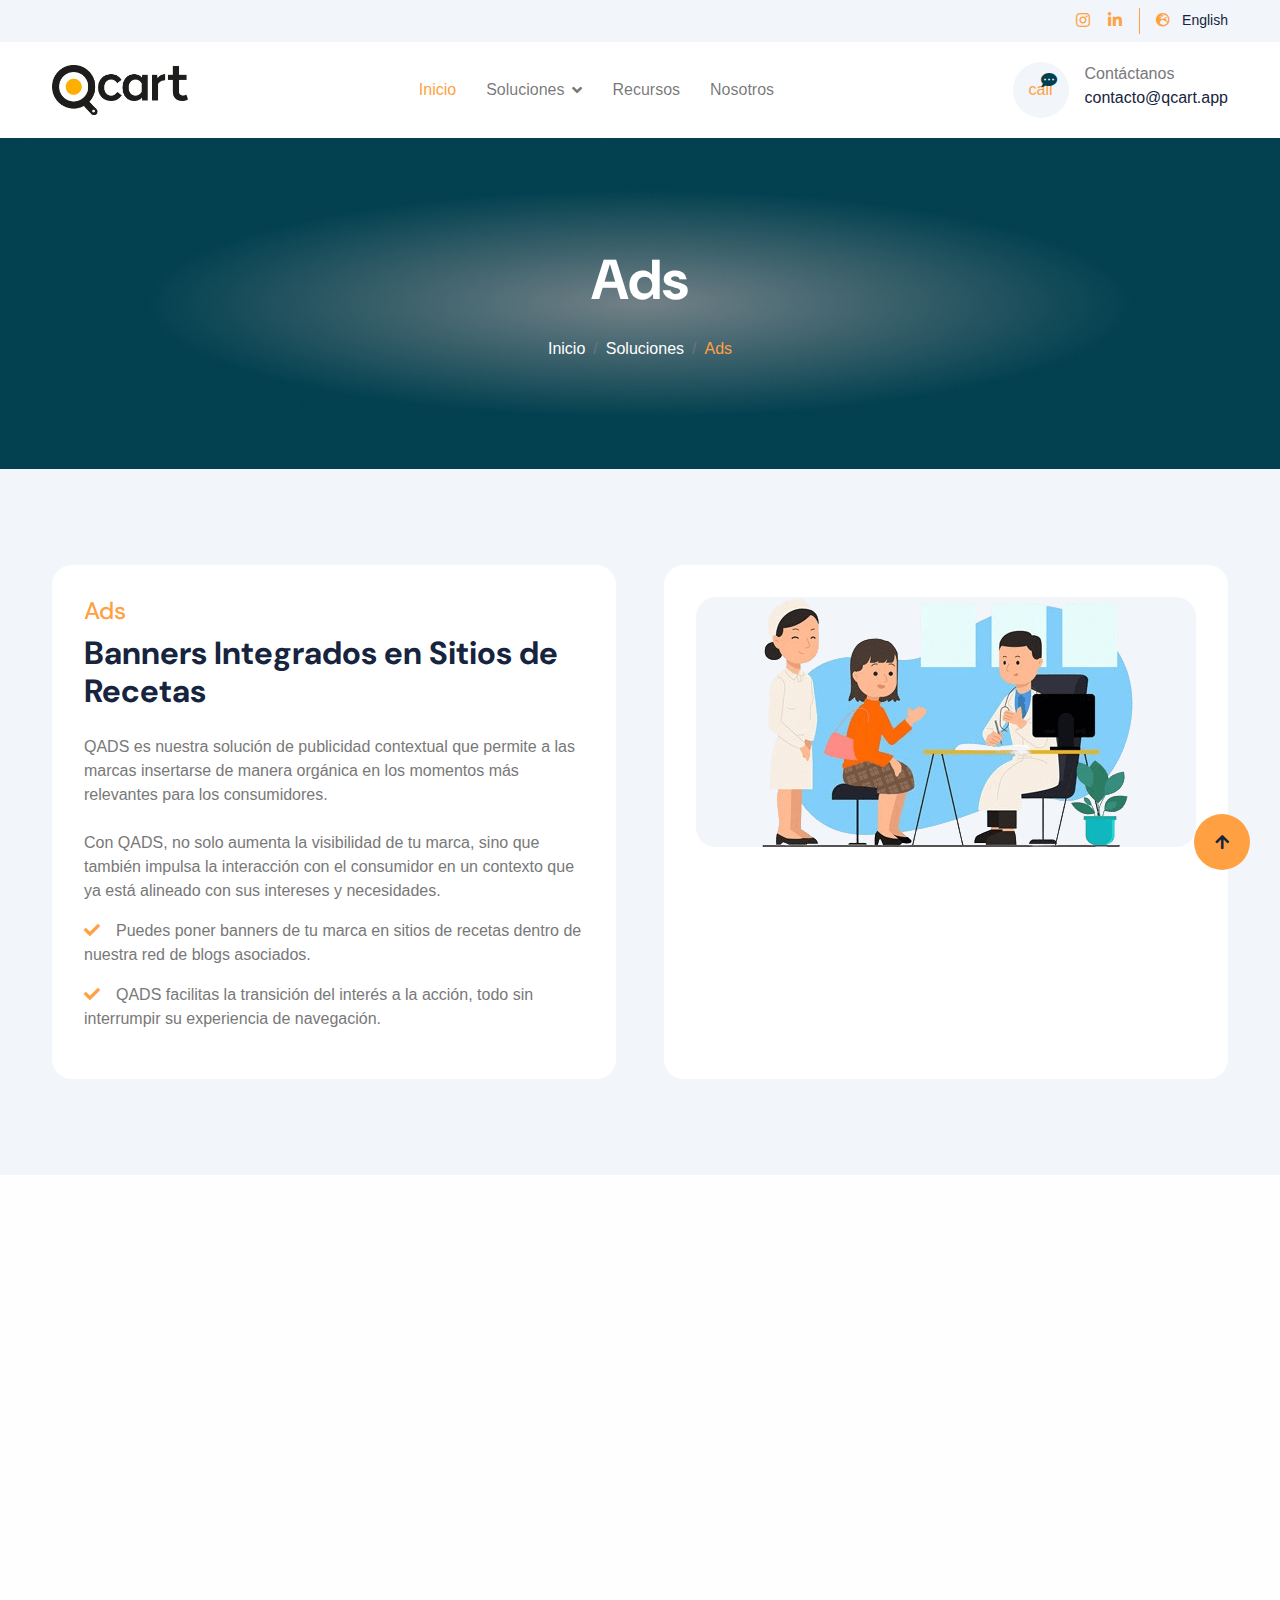
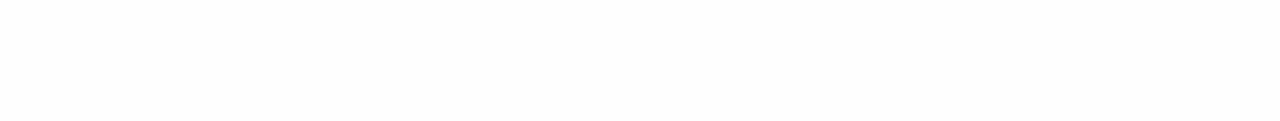
<file: ads.html>
<!DOCTYPE html>
<html lang="en">

    <head>
        <meta charset="utf-8">
        <title>Soluciones - QAds</title>
        <meta content="width=device-width, initial-scale=1.0" name="viewport">
        <meta content="" name="keywords">
        <meta content="" name="description">

        <!-- Google Web Fonts -->
        <link rel="preconnect" href="https://fonts.googleapis.com">
        <link rel="preconnect" href="https://fonts.gstatic.com" crossorigin>
        <link href="https://fonts.googleapis.com/css2?family=DM+Sans:ital,opsz,wght@0,9..40,100..1000;1,9..40,100..1000&family=Inter:slnt,wght@-10..0,100..900&display=swap" rel="stylesheet">

        <!-- Icon Font Stylesheet -->
        <link rel="stylesheet" href="https://use.fontawesome.com/releases/v5.15.4/css/all.css"/>
        <link href="https://cdn.jsdelivr.net/npm/bootstrap-icons@1.4.1/font/bootstrap-icons.css" rel="stylesheet">

        <!-- Libraries Stylesheet -->
        <link rel="stylesheet" href="lib/animate/animate.min.css"/>
        <link href="lib/lightbox/css/lightbox.min.css" rel="stylesheet">
        <link href="lib/owlcarousel/assets/owl.carousel.min.css" rel="stylesheet">


        <!-- Customized Bootstrap Stylesheet -->
        <link href="css/bootstrap.min.css" rel="stylesheet">

        <!-- Template Stylesheet -->
        <link href="css/style.css" rel="stylesheet">
    </head>

    <body>

        <!-- Spinner Start -->
        <div id="spinner" class="show bg-white position-fixed translate-middle w-100 vh-100 top-50 start-50 d-flex align-items-center justify-content-center">
            <div class="spinner-border text-primary" style="width: 3rem; height: 3rem;" role="status">
                <span class="sr-only">Loading...</span>
            </div>
        </div>
        <!-- Spinner End -->

        <!-- Topbar Start -->
        <div class="container-fluid topbar px-0 px-lg-4 bg-light py-2 d-none d-lg-block">
            <div class="container">
                <div class="row gx-0 align-items-center">
                    <div class="col-lg-8 text-center text-lg-start mb-lg-0">
                    </div>
                    <div class="col-lg-4 text-center text-lg-end">
                        <div class="d-flex justify-content-end">
                            <div class="d-flex border-end border-primary pe-3">
                                <a class="btn p-0 text-primary me-3" href="#"><i class="fab fa-instagram"></i></a>
                                <a class="btn p-0 text-primary me-0" href="#"><i class="fab fa-linkedin-in"></i></a>
                            </div>
                            <div class="ms-3">
                                <a href="#" class="text-dark"><small><i class="fas fa-globe-europe text-primary me-2"></i> English</small></a>
                            </div>
                        </div>
                    </div>
                </div>
            </div>
        </div>
        <!-- Topbar End -->

        <!-- Navbar & Hero Start -->
        <div class="container-fluid nav-bar px-0 px-lg-4 py-lg-0">
            <div class="container">
                <nav class="navbar navbar-expand-lg navbar-light"> 
                    <a href="#" class="navbar-brand p-0">
                        <img src="img/logo_qcart.png" alt="Logo">
                    </a>
                    <button class="navbar-toggler" type="button" data-bs-toggle="collapse" data-bs-target="#navbarCollapse">
                        <span class="fa fa-bars"></span>
                    </button>
                    <div class="collapse navbar-collapse" id="navbarCollapse">
                        <div class="navbar-nav mx-0 mx-lg-auto">
                            <a href="index.html" class="nav-item nav-link active">Inicio</a>
                            <div class="nav-item dropdown">
                                <a href="#" class="nav-link" data-bs-toggle="dropdown">
                                    <span class="dropdown-toggle">Soluciones</span>
                                </a>
                                <div class="dropdown-menu">
                                    <a href="qcart.html" class="dropdown-item">Qcart</a>
                                    <a href="Panel.html" class="dropdown-item">Panel</a>
                                    <a href="ads.html" class="dropdown-item">Qads</a>
                                    <a href="blogs.html" class="dropdown-item">Qblogs</a>
                                    <a href="productora.html" class="dropdown-item">Productora</a>
                                </div>
                            </div>
                            <a href="service.html" class="nav-item nav-link">Recursos</a>
                            <a href="nosotros.html" class="nav-item nav-link">Nosotros</a>
                        </div>
                    </div>
                    <div class="d-none d-xl-flex flex-shrink-0 ps-4">
                        <a href="#" class="btn btn-light btn-lg-square rounded-circle position-relative wow tada" data-wow-delay=".9s">
                            <span class="material-symbols-rounded">call</span>
                            <div class="position-absolute" style="top: 7px; right: 12px;">
                                <span><i class="fa fa-comment-dots text-secondary"></i></span>
                            </div>
                        </a>
                        <div class="d-flex flex-column ms-3">
                            <span>Contáctanos</span>
                            <a href="tel:+ 0123 456 7890"><span class="text-dark">contacto@qcart.app</span></a>
                        </div>
                    </div>
                </nav>
            </div>
        </div>
        <!-- Navbar & Hero End -->

        <!-- Modal Search Start -->
        <div class="modal fade" id="searchModal" tabindex="-1" aria-labelledby="exampleModalLabel" aria-hidden="true">
            <div class="modal-dialog modal-fullscreen">
                <div class="modal-content rounded-0">
                    <div class="modal-header">
                        <h5 class="modal-title" id="exampleModalLabel">Search by keyword</h5>
                        <button type="button" class="btn-close" data-bs-dismiss="modal" aria-label="Close"></button>
                    </div>
                    <div class="modal-body d-flex align-items-center bg-primary">
                        <div class="input-group w-75 mx-auto d-flex">
                            <input type="search" class="form-control p-3" placeholder="keywords" aria-describedby="search-icon-1">
                            <span id="search-icon-1" class="btn bg-light border nput-group-text p-3"><i class="fa fa-search"></i></span>
                        </div>
                    </div>
                </div>
            </div>
        </div>
        <!-- Modal Search End -->


        <!-- Header Start -->
        <div class="container-fluid bg-breadcrumb">
            <div class="container text-center py-5" style="max-width: 900px;">
                <h4 class="text-white display-4 mb-4 wow fadeInDown" data-wow-delay="0.1s">Ads</h4>
                <ol class="breadcrumb d-flex justify-content-center mb-0 wow fadeInDown" data-wow-delay="0.3s">
                    <li class="breadcrumb-item"><a href="index.html">Inicio</a></li>
                    <li class="breadcrumb-item"><a href="soluciones.html">Soluciones</a></li>
                    <li class="breadcrumb-item active text-primary">Ads</li>
                </ol>    
            </div>
        </div>
        <!-- Header End -->


        <!-- About Start -->
        <div class="container-fluid bg-light about py-5">
            <div class="container py-5">
                <div class="row g-5">
                    <div class="col-xl-6 wow fadeInLeft" data-wow-delay="0.2s">
                        <div class="about-item-content bg-white rounded p-5 h-100">
                            <h4 class="text-primary">Ads</h4>
                            <h1 class="display-4 mb-4">Banners Integrados en Sitios de Recetas</h1>
                            <p>QADS es nuestra solución de publicidad contextual que permite a las marcas insertarse de manera orgánica en los momentos más relevantes para los consumidores. <br><br> Con QADS, no solo aumenta la visibilidad de tu marca, sino que también impulsa la interacción con el consumidor en un contexto que ya está alineado con sus intereses y necesidades.
                            </p>
                            <p><i class="fa fa-check text-primary me-3"></i>Puedes poner banners de tu marca en sitios de recetas dentro de nuestra red de blogs asociados.</p>
                            <p><i class="fa fa-check text-primary me-3"></i>QADS facilitas la transición del interés a la acción, todo sin interrumpir su experiencia de navegación.
                            </p>
                        </div>
                    </div>
                    <div class="col-xl-6 wow fadeInRight" data-wow-delay="0.2s">
                        <div class="bg-white rounded p-5 h-100">
                            <div class="row g-4 justify-content-center">
                                <div class="col-12">
                                    <div class="rounded bg-light">
                                        <img src="img/about-1.png" class="img-fluid rounded w-100" alt="">
                                    </div>
                                </div>
                            </div>
                        </div>
                    </div>
                </div>
            </div>
        </div>
        <!-- About End -->

        <!-- Footer Start -->
        <div class="container-fluid footer py-5 wow fadeIn" data-wow-delay="0.2s">
            <div class="container py-5">
                <div class="row g-5">
                    <div class="col-xl-8">
                        <div class="mb-5">
                            <div class="row g-4">
                                <div class="col-md-6 col-lg-6 col-xl-6">
                                    <div class="footer-item">
                                        <a href="index.html" class="p-0">
                                            <img src="img/logo-white.png" alt="Logo">
                                        </a>
                                        <p class="text-white mb-4">Marketing que puedes comprar.</p>
                                        <div class="footer-btn d-flex">
                                            <a class="btn btn-md-square rounded-circle me-3" href="#"><i class="fab fa-instagram"></i></a>
                                            <a class="btn btn-md-square rounded-circle me-0" href="#"><i class="fab fa-linkedin-in"></i></a>
                                        </div>
                                    </div>
                                </div>
                                <div class="col-md-6 col-lg-6 col-xl-6">
                                    <div class="footer-item">
                                        <h4 class="text-white mb-4">Links</h4>
                                        <a href="#"><i class="fas fa-angle-right me-2"></i> Sobre nosotros</a>
                                        <a href="#"><i class="fas fa-angle-right me-2"></i> Servicios</a>
                                        <a href="#"><i class="fas fa-angle-right me-2"></i> Preguntas Frecuentes</a>
                                        <a href="#"><i class="fas fa-angle-right me-2"></i> Blog</a>
                                        <a href="#"><i class="fas fa-angle-right me-2"></i> Contacto</a>
                                    </div>
                                </div>
                            </div>
                        </div>
                        <div class="pt-5" style="border-top: 1px solid rgba(255, 255, 255, 0.08);">
                            <div class="row g-0">
                                <div class="col-12">
                                    <div class="row g-4">
                                        <div class="col-lg-6 col-xl-6">
                                            <div class="d-flex">
                                                <div class="btn-xl-square bg-white rounded p-4 me-4">
                                                    <i class="fas fa-map-marker-alt fa-2x"></i>
                                                </div>
                                                <div>
                                                    <h4 class="text-white">Dirección</h4>
                                                    <p class="mb-0 text-white">Hernando de Magallanes 1802, Las Condes, Santiago de Chile</p>
                                                </div>
                                            </div>
                                        </div>
                                        <div class="col-lg-6 col-xl-6">
                                            <div class="d-flex">
                                                <div class="btn-xl-square bg-white rounded p-4 me-4">
                                                    <i class="fas fa-envelope fa-2x"></i>
                                                </div>
                                                <div>
                                                    <h4 class="text-white">Escríbenos</h4>
                                                    <p class="mb-0 text-white">contacto@qcart.app</p>
                                                </div>
                                            </div>
                                        </div>
                                    </div>
                                </div>
                            </div>
                        </div>
                    </div>
                    
                    <div class="col-xl-4">
                        <div class="footer-item">
                            <h4 class="text-white mb-4">Newsletter</h4>
                            <p class="text-white mb-3">Entérate de todas nuestras novedades.</p>
                            <div class="position-relative rounded-pill mb-4">
                                <input class="form-control rounded-pill w-100 py-3 ps-4 pe-5" type="text" placeholder="Ingresa tu correo">
                                <button type="button" class="btn btn-primary rounded-pill position-absolute top-0 end-0 py-2 mt-2 me-2">Suscribirse</button>
                            </div>
                        </div>
                    </div>
                </div>
            </div>
        </div>
        <!-- Footer End -->


        <!-- Back to Top -->
        <a href="#" class="btn btn-primary btn-lg-square rounded-circle back-to-top"><i class="fa fa-arrow-up"></i></a>   

        
        <!-- JavaScript Libraries -->
        <script src="https://ajax.googleapis.com/ajax/libs/jquery/3.6.4/jquery.min.js"></script>
        <script src="https://cdn.jsdelivr.net/npm/bootstrap@5.0.0/dist/js/bootstrap.bundle.min.js"></script>
        <script src="lib/wow/wow.min.js"></script>
        <script src="lib/easing/easing.min.js"></script>
        <script src="lib/waypoints/waypoints.min.js"></script>
        <script src="lib/counterup/counterup.min.js"></script>
        <script src="lib/lightbox/js/lightbox.min.js"></script>
        <script src="lib/owlcarousel/owl.carousel.min.js"></script>
        

        <!-- Template Javascript -->
        <script src="js/main.js"></script>
    </body>

</html>
</file>
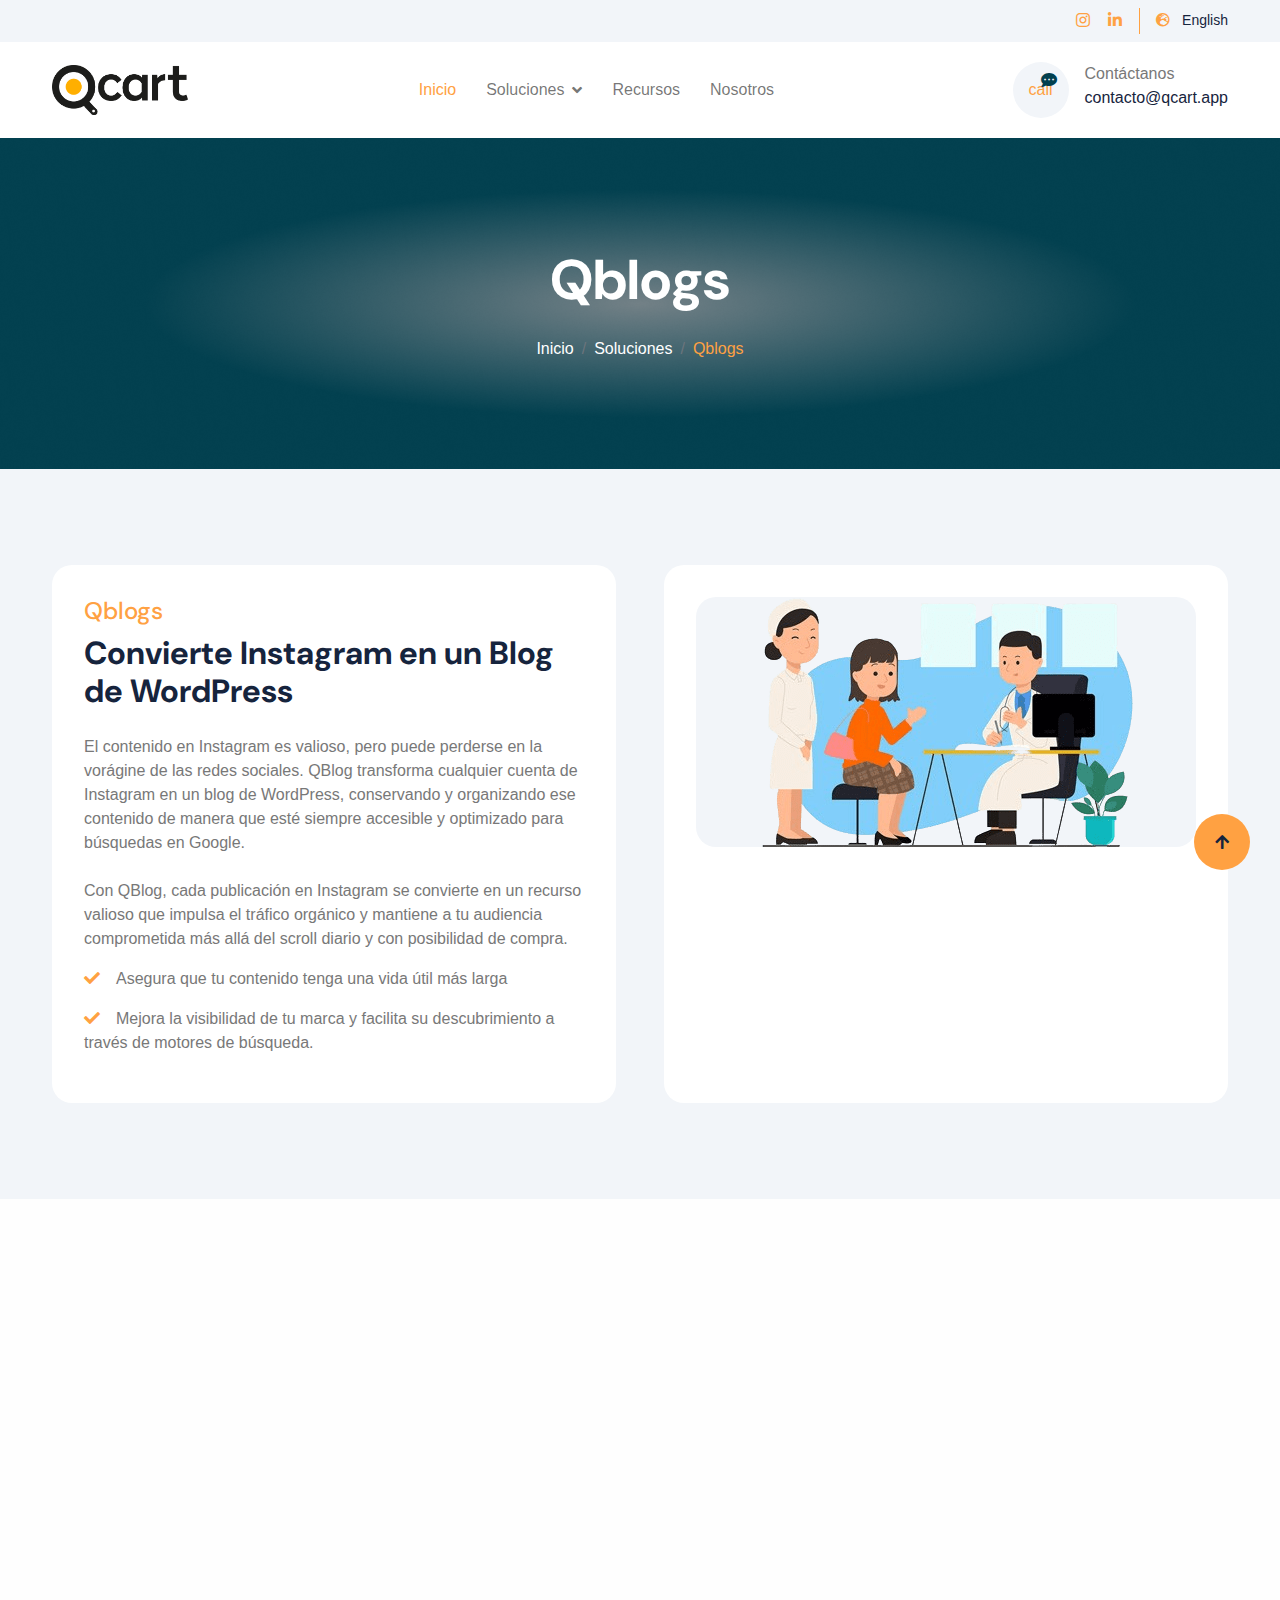
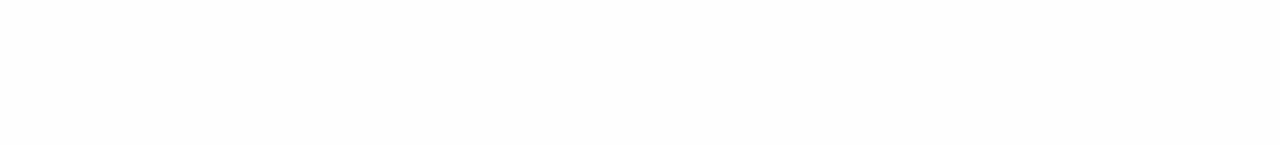
<file: blogs.html>
<!DOCTYPE html>
<html lang="en">

    <head>
        <meta charset="utf-8">
        <title>Soluciones - QAds</title>
        <meta content="width=device-width, initial-scale=1.0" name="viewport">
        <meta content="" name="keywords">
        <meta content="" name="description">

        <!-- Google Web Fonts -->
        <link rel="preconnect" href="https://fonts.googleapis.com">
        <link rel="preconnect" href="https://fonts.gstatic.com" crossorigin>
        <link href="https://fonts.googleapis.com/css2?family=DM+Sans:ital,opsz,wght@0,9..40,100..1000;1,9..40,100..1000&family=Inter:slnt,wght@-10..0,100..900&display=swap" rel="stylesheet">

        <!-- Icon Font Stylesheet -->
        <link rel="stylesheet" href="https://use.fontawesome.com/releases/v5.15.4/css/all.css"/>
        <link href="https://cdn.jsdelivr.net/npm/bootstrap-icons@1.4.1/font/bootstrap-icons.css" rel="stylesheet">

        <!-- Libraries Stylesheet -->
        <link rel="stylesheet" href="lib/animate/animate.min.css"/>
        <link href="lib/lightbox/css/lightbox.min.css" rel="stylesheet">
        <link href="lib/owlcarousel/assets/owl.carousel.min.css" rel="stylesheet">


        <!-- Customized Bootstrap Stylesheet -->
        <link href="css/bootstrap.min.css" rel="stylesheet">

        <!-- Template Stylesheet -->
        <link href="css/style.css" rel="stylesheet">
    </head>

    <body>

        <!-- Spinner Start -->
        <div id="spinner" class="show bg-white position-fixed translate-middle w-100 vh-100 top-50 start-50 d-flex align-items-center justify-content-center">
            <div class="spinner-border text-primary" style="width: 3rem; height: 3rem;" role="status">
                <span class="sr-only">Loading...</span>
            </div>
        </div>
        <!-- Spinner End -->

        <!-- Topbar Start -->
        <div class="container-fluid topbar px-0 px-lg-4 bg-light py-2 d-none d-lg-block">
            <div class="container">
                <div class="row gx-0 align-items-center">
                    <div class="col-lg-8 text-center text-lg-start mb-lg-0">
                    </div>
                    <div class="col-lg-4 text-center text-lg-end">
                        <div class="d-flex justify-content-end">
                            <div class="d-flex border-end border-primary pe-3">
                                <a class="btn p-0 text-primary me-3" href="#"><i class="fab fa-instagram"></i></a>
                                <a class="btn p-0 text-primary me-0" href="#"><i class="fab fa-linkedin-in"></i></a>
                            </div>
                            <div class="ms-3">
                                <a href="#" class="text-dark"><small><i class="fas fa-globe-europe text-primary me-2"></i> English</small></a>
                            </div>
                        </div>
                    </div>
                </div>
            </div>
        </div>
        <!-- Topbar End -->

        <!-- Navbar & Hero Start -->
        <div class="container-fluid nav-bar px-0 px-lg-4 py-lg-0">
            <div class="container">
                <nav class="navbar navbar-expand-lg navbar-light"> 
                    <a href="#" class="navbar-brand p-0">
                        <img src="img/logo_qcart.png" alt="Logo">
                    </a>
                    <button class="navbar-toggler" type="button" data-bs-toggle="collapse" data-bs-target="#navbarCollapse">
                        <span class="fa fa-bars"></span>
                    </button>
                    <div class="collapse navbar-collapse" id="navbarCollapse">
                        <div class="navbar-nav mx-0 mx-lg-auto">
                            <a href="index.html" class="nav-item nav-link active">Inicio</a>
                            <div class="nav-item dropdown">
                                <a href="#" class="nav-link" data-bs-toggle="dropdown">
                                    <span class="dropdown-toggle">Soluciones</span>
                                </a>
                                <div class="dropdown-menu">
                                    <a href="qcart.html" class="dropdown-item">Qcart</a>
                                    <a href="Panel.html" class="dropdown-item">Panel</a>
                                    <a href="ads.html" class="dropdown-item">Qads</a>
                                    <a href="blogs.html" class="dropdown-item">Qblogs</a>
                                    <a href="productora.html" class="dropdown-item">Productora</a>
                                </div>
                            </div>
                            <a href="service.html" class="nav-item nav-link">Recursos</a>
                            <a href="nosotros.html" class="nav-item nav-link">Nosotros</a>
                        </div>
                    </div>
                    <div class="d-none d-xl-flex flex-shrink-0 ps-4">
                        <a href="#" class="btn btn-light btn-lg-square rounded-circle position-relative wow tada" data-wow-delay=".9s">
                            <span class="material-symbols-rounded">call</span>
                            <div class="position-absolute" style="top: 7px; right: 12px;">
                                <span><i class="fa fa-comment-dots text-secondary"></i></span>
                            </div>
                        </a>
                        <div class="d-flex flex-column ms-3">
                            <span>Contáctanos</span>
                            <a href="tel:+ 0123 456 7890"><span class="text-dark">contacto@qcart.app</span></a>
                        </div>
                    </div>
                </nav>
            </div>
        </div>
        <!-- Navbar & Hero End -->

        <!-- Modal Search Start -->
        <div class="modal fade" id="searchModal" tabindex="-1" aria-labelledby="exampleModalLabel" aria-hidden="true">
            <div class="modal-dialog modal-fullscreen">
                <div class="modal-content rounded-0">
                    <div class="modal-header">
                        <h5 class="modal-title" id="exampleModalLabel">Search by keyword</h5>
                        <button type="button" class="btn-close" data-bs-dismiss="modal" aria-label="Close"></button>
                    </div>
                    <div class="modal-body d-flex align-items-center bg-primary">
                        <div class="input-group w-75 mx-auto d-flex">
                            <input type="search" class="form-control p-3" placeholder="keywords" aria-describedby="search-icon-1">
                            <span id="search-icon-1" class="btn bg-light border nput-group-text p-3"><i class="fa fa-search"></i></span>
                        </div>
                    </div>
                </div>
            </div>
        </div>
        <!-- Modal Search End -->


        <!-- Header Start -->
        <div class="container-fluid bg-breadcrumb">
            <div class="container text-center py-5" style="max-width: 900px;">
                <h4 class="text-white display-4 mb-4 wow fadeInDown" data-wow-delay="0.1s">Qblogs</h4>
                <ol class="breadcrumb d-flex justify-content-center mb-0 wow fadeInDown" data-wow-delay="0.3s">
                    <li class="breadcrumb-item"><a href="index.html">Inicio</a></li>
                    <li class="breadcrumb-item"><a href="soluciones.html">Soluciones</a></li>
                    <li class="breadcrumb-item active text-primary">Qblogs</li>
                </ol>    
            </div>
        </div>
        <!-- Header End -->


        <!-- About Start -->
        <div class="container-fluid bg-light about py-5">
            <div class="container py-5">
                <div class="row g-5">
                    <div class="col-xl-6 wow fadeInLeft" data-wow-delay="0.2s">
                        <div class="about-item-content bg-white rounded p-5 h-100">
                            <h4 class="text-primary">Qblogs</h4>
                            <h1 class="display-4 mb-4">Convierte Instagram en un Blog de WordPress</h1>
                            <p>El contenido en Instagram es valioso, pero puede perderse en la vorágine de las redes sociales. QBlog transforma cualquier cuenta de Instagram en un blog de WordPress, conservando y organizando ese contenido de manera que esté siempre accesible y optimizado para búsquedas en Google. <br><br> Con QBlog, cada publicación en Instagram se convierte en un recurso valioso que impulsa el tráfico orgánico y mantiene a tu audiencia comprometida más allá del scroll diario y con posibilidad de compra.
                            </p>
                            <p><i class="fa fa-check text-primary me-3"></i>Asegura que tu contenido tenga una vida útil más larga</p>
                            <p><i class="fa fa-check text-primary me-3"></i>Mejora la visibilidad de tu marca y facilita su descubrimiento a través de motores de búsqueda.
                            </p>
                        </div>
                    </div>
                    <div class="col-xl-6 wow fadeInRight" data-wow-delay="0.2s">
                        <div class="bg-white rounded p-5 h-100">
                            <div class="row g-4 justify-content-center">
                                <div class="col-12">
                                    <div class="rounded bg-light">
                                        <img src="img/about-1.png" class="img-fluid rounded w-100" alt="">
                                    </div>
                                </div>
                            </div>
                        </div>
                    </div>
                </div>
            </div>
        </div>
        <!-- About End -->

        <!-- Footer Start -->
        <div class="container-fluid footer py-5 wow fadeIn" data-wow-delay="0.2s">
            <div class="container py-5">
                <div class="row g-5">
                    <div class="col-xl-8">
                        <div class="mb-5">
                            <div class="row g-4">
                                <div class="col-md-6 col-lg-6 col-xl-6">
                                    <div class="footer-item">
                                        <a href="index.html" class="p-0">
                                            <img src="img/logo-white.png" alt="Logo">
                                        </a>
                                        <p class="text-white mb-4">Marketing que puedes comprar.</p>
                                        <div class="footer-btn d-flex">
                                            <a class="btn btn-md-square rounded-circle me-3" href="#"><i class="fab fa-instagram"></i></a>
                                            <a class="btn btn-md-square rounded-circle me-0" href="#"><i class="fab fa-linkedin-in"></i></a>
                                        </div>
                                    </div>
                                </div>
                                <div class="col-md-6 col-lg-6 col-xl-6">
                                    <div class="footer-item">
                                        <h4 class="text-white mb-4">Links</h4>
                                        <a href="#"><i class="fas fa-angle-right me-2"></i> Sobre nosotros</a>
                                        <a href="#"><i class="fas fa-angle-right me-2"></i> Servicios</a>
                                        <a href="#"><i class="fas fa-angle-right me-2"></i> Preguntas Frecuentes</a>
                                        <a href="#"><i class="fas fa-angle-right me-2"></i> Blog</a>
                                        <a href="#"><i class="fas fa-angle-right me-2"></i> Contacto</a>
                                    </div>
                                </div>
                            </div>
                        </div>
                        <div class="pt-5" style="border-top: 1px solid rgba(255, 255, 255, 0.08);">
                            <div class="row g-0">
                                <div class="col-12">
                                    <div class="row g-4">
                                        <div class="col-lg-6 col-xl-6">
                                            <div class="d-flex">
                                                <div class="btn-xl-square bg-white rounded p-4 me-4">
                                                    <i class="fas fa-map-marker-alt fa-2x"></i>
                                                </div>
                                                <div>
                                                    <h4 class="text-white">Dirección</h4>
                                                    <p class="mb-0 text-white">Hernando de Magallanes 1802, Las Condes, Santiago de Chile</p>
                                                </div>
                                            </div>
                                        </div>
                                        <div class="col-lg-6 col-xl-6">
                                            <div class="d-flex">
                                                <div class="btn-xl-square bg-white rounded p-4 me-4">
                                                    <i class="fas fa-envelope fa-2x"></i>
                                                </div>
                                                <div>
                                                    <h4 class="text-white">Escríbenos</h4>
                                                    <p class="mb-0 text-white">contacto@qcart.app</p>
                                                </div>
                                            </div>
                                        </div>
                                    </div>
                                </div>
                            </div>
                        </div>
                    </div>
                    
                    <div class="col-xl-4">
                        <div class="footer-item">
                            <h4 class="text-white mb-4">Newsletter</h4>
                            <p class="text-white mb-3">Entérate de todas nuestras novedades.</p>
                            <div class="position-relative rounded-pill mb-4">
                                <input class="form-control rounded-pill w-100 py-3 ps-4 pe-5" type="text" placeholder="Ingresa tu correo">
                                <button type="button" class="btn btn-primary rounded-pill position-absolute top-0 end-0 py-2 mt-2 me-2">Suscribirse</button>
                            </div>
                        </div>
                    </div>
                </div>
            </div>
        </div>
        <!-- Footer End -->


        <!-- Back to Top -->
        <a href="#" class="btn btn-primary btn-lg-square rounded-circle back-to-top"><i class="fa fa-arrow-up"></i></a>   

        
        <!-- JavaScript Libraries -->
        <script src="https://ajax.googleapis.com/ajax/libs/jquery/3.6.4/jquery.min.js"></script>
        <script src="https://cdn.jsdelivr.net/npm/bootstrap@5.0.0/dist/js/bootstrap.bundle.min.js"></script>
        <script src="lib/wow/wow.min.js"></script>
        <script src="lib/easing/easing.min.js"></script>
        <script src="lib/waypoints/waypoints.min.js"></script>
        <script src="lib/counterup/counterup.min.js"></script>
        <script src="lib/lightbox/js/lightbox.min.js"></script>
        <script src="lib/owlcarousel/owl.carousel.min.js"></script>
        

        <!-- Template Javascript -->
        <script src="js/main.js"></script>
    </body>

</html>
</file>
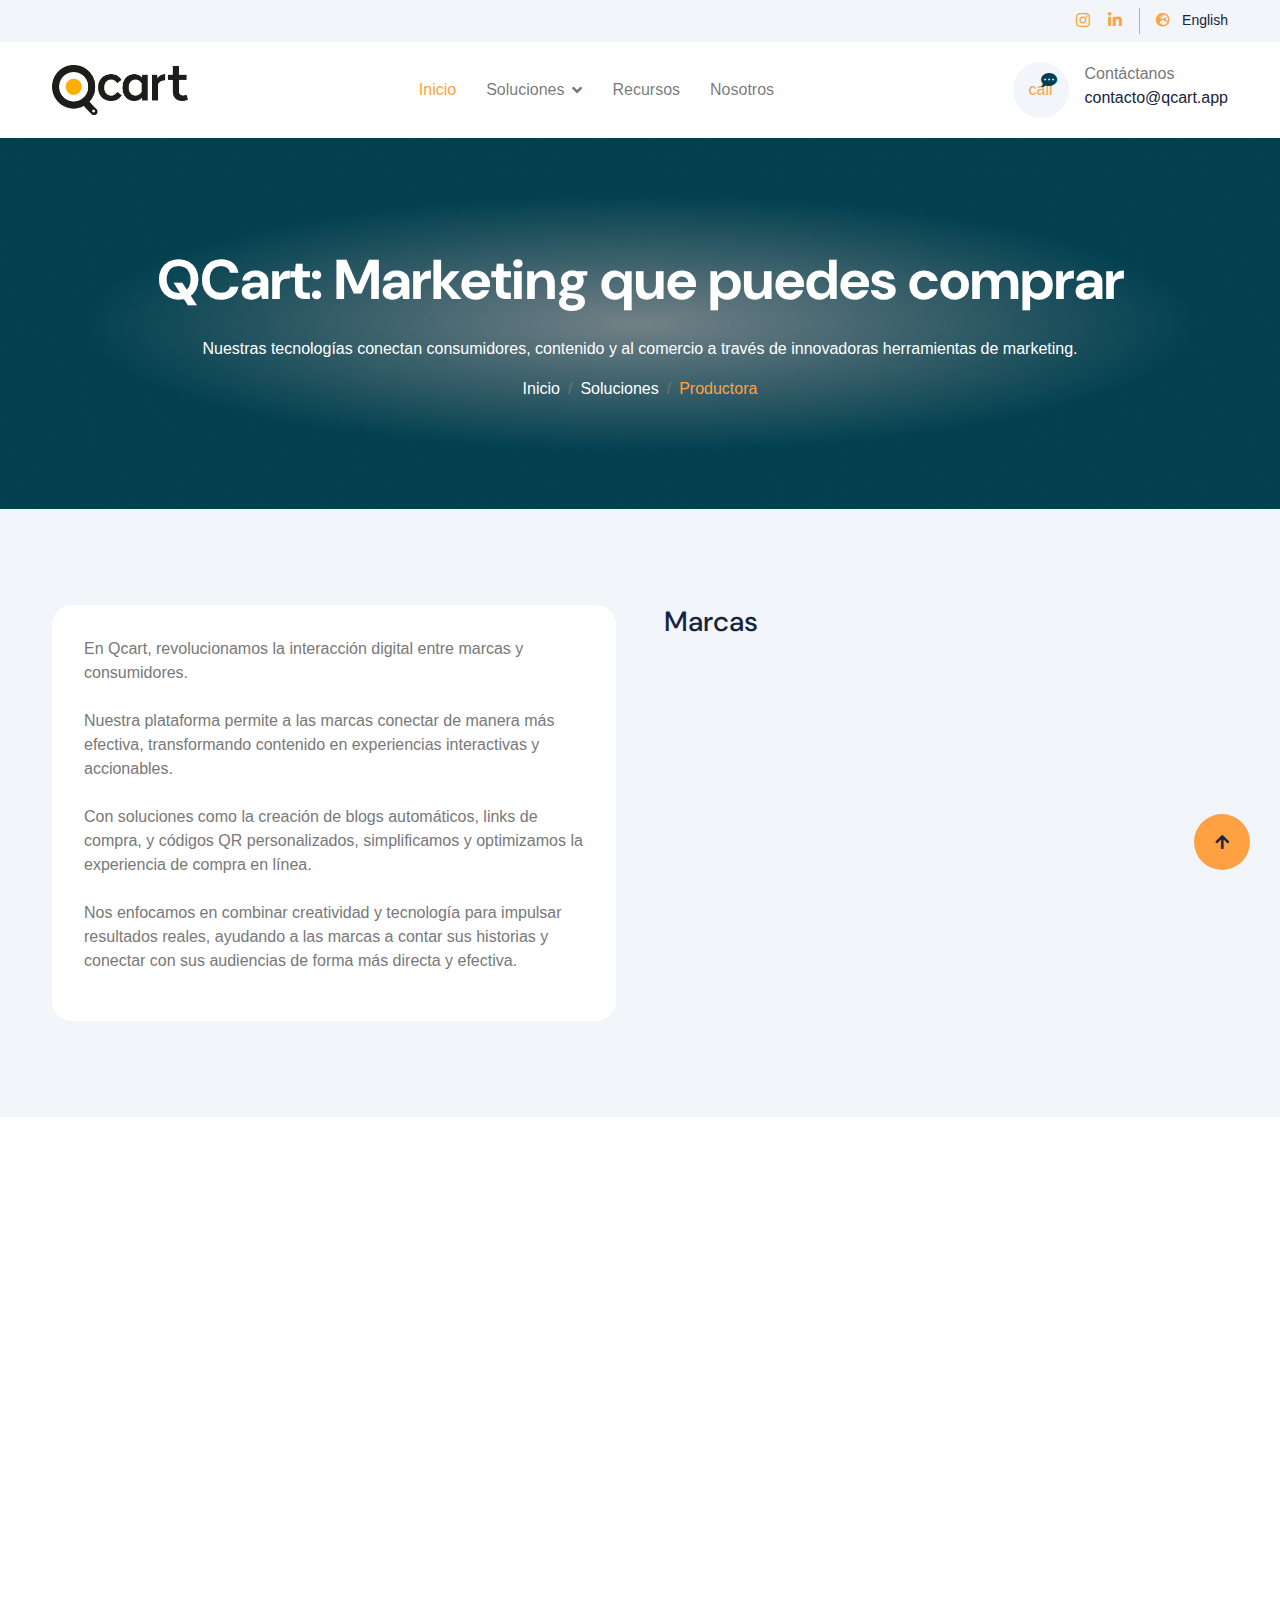
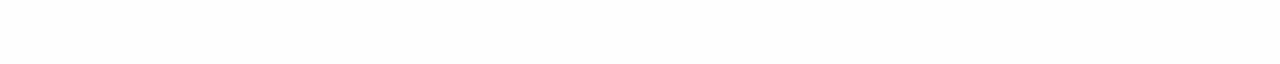
<file: nosotros.html>
<!DOCTYPE html>
<html lang="en">

    <head>
        <meta charset="utf-8">
        <title>Soluciones - QAds</title>
        <meta content="width=device-width, initial-scale=1.0" name="viewport">
        <meta content="" name="keywords">
        <meta content="" name="description">

        <!-- Google Web Fonts -->
        <link rel="preconnect" href="https://fonts.googleapis.com">
        <link rel="preconnect" href="https://fonts.gstatic.com" crossorigin>
        <link href="https://fonts.googleapis.com/css2?family=DM+Sans:ital,opsz,wght@0,9..40,100..1000;1,9..40,100..1000&family=Inter:slnt,wght@-10..0,100..900&display=swap" rel="stylesheet">

        <!-- Icon Font Stylesheet -->
        <link rel="stylesheet" href="https://use.fontawesome.com/releases/v5.15.4/css/all.css"/>
        <link href="https://cdn.jsdelivr.net/npm/bootstrap-icons@1.4.1/font/bootstrap-icons.css" rel="stylesheet">

        <!-- Libraries Stylesheet -->
        <link rel="stylesheet" href="lib/animate/animate.min.css"/>
        <link href="lib/lightbox/css/lightbox.min.css" rel="stylesheet">
        <link href="lib/owlcarousel/assets/owl.carousel.min.css" rel="stylesheet">


        <!-- Customized Bootstrap Stylesheet -->
        <link href="css/bootstrap.min.css" rel="stylesheet">

        <!-- Template Stylesheet -->
        <link href="css/style.css" rel="stylesheet">
    </head>

    <body>

        <!-- Spinner Start -->
        <div id="spinner" class="show bg-white position-fixed translate-middle w-100 vh-100 top-50 start-50 d-flex align-items-center justify-content-center">
            <div class="spinner-border text-primary" style="width: 3rem; height: 3rem;" role="status">
                <span class="sr-only">Loading...</span>
            </div>
        </div>
        <!-- Spinner End -->

        <!-- Topbar Start -->
        <div class="container-fluid topbar px-0 px-lg-4 bg-light py-2 d-none d-lg-block">
            <div class="container">
                <div class="row gx-0 align-items-center">
                    <div class="col-lg-8 text-center text-lg-start mb-lg-0">
                    </div>
                    <div class="col-lg-4 text-center text-lg-end">
                        <div class="d-flex justify-content-end">
                            <div class="d-flex border-end border-primary pe-3">
                                <a class="btn p-0 text-primary me-3" href="#"><i class="fab fa-instagram"></i></a>
                                <a class="btn p-0 text-primary me-0" href="#"><i class="fab fa-linkedin-in"></i></a>
                            </div>
                            <div class="ms-3">
                                <a href="#" class="text-dark"><small><i class="fas fa-globe-europe text-primary me-2"></i> English</small></a>
                            </div>
                        </div>
                    </div>
                </div>
            </div>
        </div>
        <!-- Topbar End -->

        <!-- Navbar & Hero Start -->
        <div class="container-fluid nav-bar px-0 px-lg-4 py-lg-0">
            <div class="container">
                <nav class="navbar navbar-expand-lg navbar-light"> 
                    <a href="#" class="navbar-brand p-0">
                        <img src="img/logo_qcart.png" alt="Logo">
                    </a>
                    <button class="navbar-toggler" type="button" data-bs-toggle="collapse" data-bs-target="#navbarCollapse">
                        <span class="fa fa-bars"></span>
                    </button>
                    <div class="collapse navbar-collapse" id="navbarCollapse">
                        <div class="navbar-nav mx-0 mx-lg-auto">
                            <a href="index.html" class="nav-item nav-link active">Inicio</a>
                            <div class="nav-item dropdown">
                                <a href="#" class="nav-link" data-bs-toggle="dropdown">
                                    <span class="dropdown-toggle">Soluciones</span>
                                </a>
                                <div class="dropdown-menu">
                                    <a href="qcart.html" class="dropdown-item">Qcart</a>
                                    <a href="Panel.html" class="dropdown-item">Panel</a>
                                    <a href="ads.html" class="dropdown-item">Qads</a>
                                    <a href="blogs.html" class="dropdown-item">Qblogs</a>
                                    <a href="productora.html" class="dropdown-item">Productora</a>
                                </div>
                            </div>
                            <a href="service.html" class="nav-item nav-link">Recursos</a>
                            <a href="nosotros.html" class="nav-item nav-link">Nosotros</a>
                        </div>
                    </div>
                    <div class="d-none d-xl-flex flex-shrink-0 ps-4">
                        <a href="#" class="btn btn-light btn-lg-square rounded-circle position-relative wow tada" data-wow-delay=".9s">
                            <span class="material-symbols-rounded">call</span>
                            <div class="position-absolute" style="top: 7px; right: 12px;">
                                <span><i class="fa fa-comment-dots text-secondary"></i></span>
                            </div>
                        </a>
                        <div class="d-flex flex-column ms-3">
                            <span>Contáctanos</span>
                            <a href="tel:+ 0123 456 7890"><span class="text-dark">contacto@qcart.app</span></a>
                        </div>
                    </div>
                </nav>
            </div>
        </div>
        <!-- Navbar & Hero End -->

        <!-- Modal Search Start -->
        <div class="modal fade" id="searchModal" tabindex="-1" aria-labelledby="exampleModalLabel" aria-hidden="true">
            <div class="modal-dialog modal-fullscreen">
                <div class="modal-content rounded-0">
                    <div class="modal-header">
                        <h5 class="modal-title" id="exampleModalLabel">Search by keyword</h5>
                        <button type="button" class="btn-close" data-bs-dismiss="modal" aria-label="Close"></button>
                    </div>
                    <div class="modal-body d-flex align-items-center bg-primary">
                        <div class="input-group w-75 mx-auto d-flex">
                            <input type="search" class="form-control p-3" placeholder="keywords" aria-describedby="search-icon-1">
                            <span id="search-icon-1" class="btn bg-light border nput-group-text p-3"><i class="fa fa-search"></i></span>
                        </div>
                    </div>
                </div>
            </div>
        </div>
        <!-- Modal Search End -->


        <!-- Header Start -->
        <div class="container-fluid bg-breadcrumb">
            <div class="container text-center py-5" style="max-width: 900px;">
                <h4 class="text-white display-4 mb-4 wow fadeInDown" data-wow-delay="0.1s">QCart: Marketing que puedes comprar</h4>
                <p class="text-white">Nuestras tecnologías conectan consumidores, contenido y al comercio a través de innovadoras herramientas de marketing.</p>
                <ol class="breadcrumb d-flex justify-content-center mb-0 wow fadeInDown" data-wow-delay="0.3s">
                    <li class="breadcrumb-item"><a href="index.html">Inicio</a></li>
                    <li class="breadcrumb-item"><a href="soluciones.html">Soluciones</a></li>
                    <li class="breadcrumb-item active text-primary">Productora</li>
                </ol>    
            </div>
        </div>
        <!-- Header End -->


        <!-- About Start -->
        <div class="container-fluid bg-light about py-5">
            <div class="container py-5">
                <div class="row g-5">
                    <div class="col-xl-6 wow fadeInLeft" data-wow-delay="0.2s">
                        <div class="about-item-content bg-white rounded p-5 h-100">
                            <p>En Qcart, revolucionamos la interacción digital entre marcas y consumidores.<br><br>Nuestra plataforma permite a las marcas conectar de manera más efectiva, transformando contenido en experiencias interactivas y accionables.<br><br>Con soluciones como la creación de blogs automáticos, links de compra, y códigos QR personalizados, simplificamos y optimizamos la experiencia de compra en línea.<br><br>Nos enfocamos en combinar creatividad y tecnología para impulsar resultados reales, ayudando a las marcas a contar sus historias y conectar con sus audiencias de forma más directa y efectiva.
                            </p>
                        </div>
                    </div>
                    <div class="col-xl-6 wow fadeInRight" data-wow-delay="0.2s">
                        <div class="p-header-title">
                            <h3>Marcas</h3>
                        </div>
                    </div>
                </div>
            </div>
        </div>
        <!-- About End -->

        <!-- Footer Start -->
        <div class="container-fluid footer py-5 wow fadeIn" data-wow-delay="0.2s">
            <div class="container py-5">
                <div class="row g-5">
                    <div class="col-xl-8">
                        <div class="mb-5">
                            <div class="row g-4">
                                <div class="col-md-6 col-lg-6 col-xl-6">
                                    <div class="footer-item">
                                        <a href="index.html" class="p-0">
                                            <img src="img/logo-white.png" alt="Logo">
                                        </a>
                                        <p class="text-white mb-4">Marketing que puedes comprar.</p>
                                        <div class="footer-btn d-flex">
                                            <a class="btn btn-md-square rounded-circle me-3" href="#"><i class="fab fa-instagram"></i></a>
                                            <a class="btn btn-md-square rounded-circle me-0" href="#"><i class="fab fa-linkedin-in"></i></a>
                                        </div>
                                    </div>
                                </div>
                                <div class="col-md-6 col-lg-6 col-xl-6">
                                    <div class="footer-item">
                                        <h4 class="text-white mb-4">Links</h4>
                                        <a href="#"><i class="fas fa-angle-right me-2"></i> Sobre nosotros</a>
                                        <a href="#"><i class="fas fa-angle-right me-2"></i> Servicios</a>
                                        <a href="#"><i class="fas fa-angle-right me-2"></i> Preguntas Frecuentes</a>
                                        <a href="#"><i class="fas fa-angle-right me-2"></i> Blog</a>
                                        <a href="#"><i class="fas fa-angle-right me-2"></i> Contacto</a>
                                    </div>
                                </div>
                            </div>
                        </div>
                        <div class="pt-5" style="border-top: 1px solid rgba(255, 255, 255, 0.08);">
                            <div class="row g-0">
                                <div class="col-12">
                                    <div class="row g-4">
                                        <div class="col-lg-6 col-xl-6">
                                            <div class="d-flex">
                                                <div class="btn-xl-square bg-white rounded p-4 me-4">
                                                    <i class="fas fa-map-marker-alt fa-2x"></i>
                                                </div>
                                                <div>
                                                    <h4 class="text-white">Dirección</h4>
                                                    <p class="mb-0 text-white">Hernando de Magallanes 1802, Las Condes, Santiago de Chile</p>
                                                </div>
                                            </div>
                                        </div>
                                        <div class="col-lg-6 col-xl-6">
                                            <div class="d-flex">
                                                <div class="btn-xl-square bg-white rounded p-4 me-4">
                                                    <i class="fas fa-envelope fa-2x"></i>
                                                </div>
                                                <div>
                                                    <h4 class="text-white">Escríbenos</h4>
                                                    <p class="mb-0 text-white">contacto@qcart.app</p>
                                                </div>
                                            </div>
                                        </div>
                                    </div>
                                </div>
                            </div>
                        </div>
                    </div>
                    
                    <div class="col-xl-4">
                        <div class="footer-item">
                            <h4 class="text-white mb-4">Newsletter</h4>
                            <p class="text-white mb-3">Entérate de todas nuestras novedades.</p>
                            <div class="position-relative rounded-pill mb-4">
                                <input class="form-control rounded-pill w-100 py-3 ps-4 pe-5" type="text" placeholder="Ingresa tu correo">
                                <button type="button" class="btn btn-primary rounded-pill position-absolute top-0 end-0 py-2 mt-2 me-2">Suscribirse</button>
                            </div>
                        </div>
                    </div>
                </div>
            </div>
        </div>
        <!-- Footer End -->


        <!-- Back to Top -->
        <a href="#" class="btn btn-primary btn-lg-square rounded-circle back-to-top"><i class="fa fa-arrow-up"></i></a>   

        
        <!-- JavaScript Libraries -->
        <script src="https://ajax.googleapis.com/ajax/libs/jquery/3.6.4/jquery.min.js"></script>
        <script src="https://cdn.jsdelivr.net/npm/bootstrap@5.0.0/dist/js/bootstrap.bundle.min.js"></script>
        <script src="lib/wow/wow.min.js"></script>
        <script src="lib/easing/easing.min.js"></script>
        <script src="lib/waypoints/waypoints.min.js"></script>
        <script src="lib/counterup/counterup.min.js"></script>
        <script src="lib/lightbox/js/lightbox.min.js"></script>
        <script src="lib/owlcarousel/owl.carousel.min.js"></script>
        

        <!-- Template Javascript -->
        <script src="js/main.js"></script>
    </body>

</html>
</file>
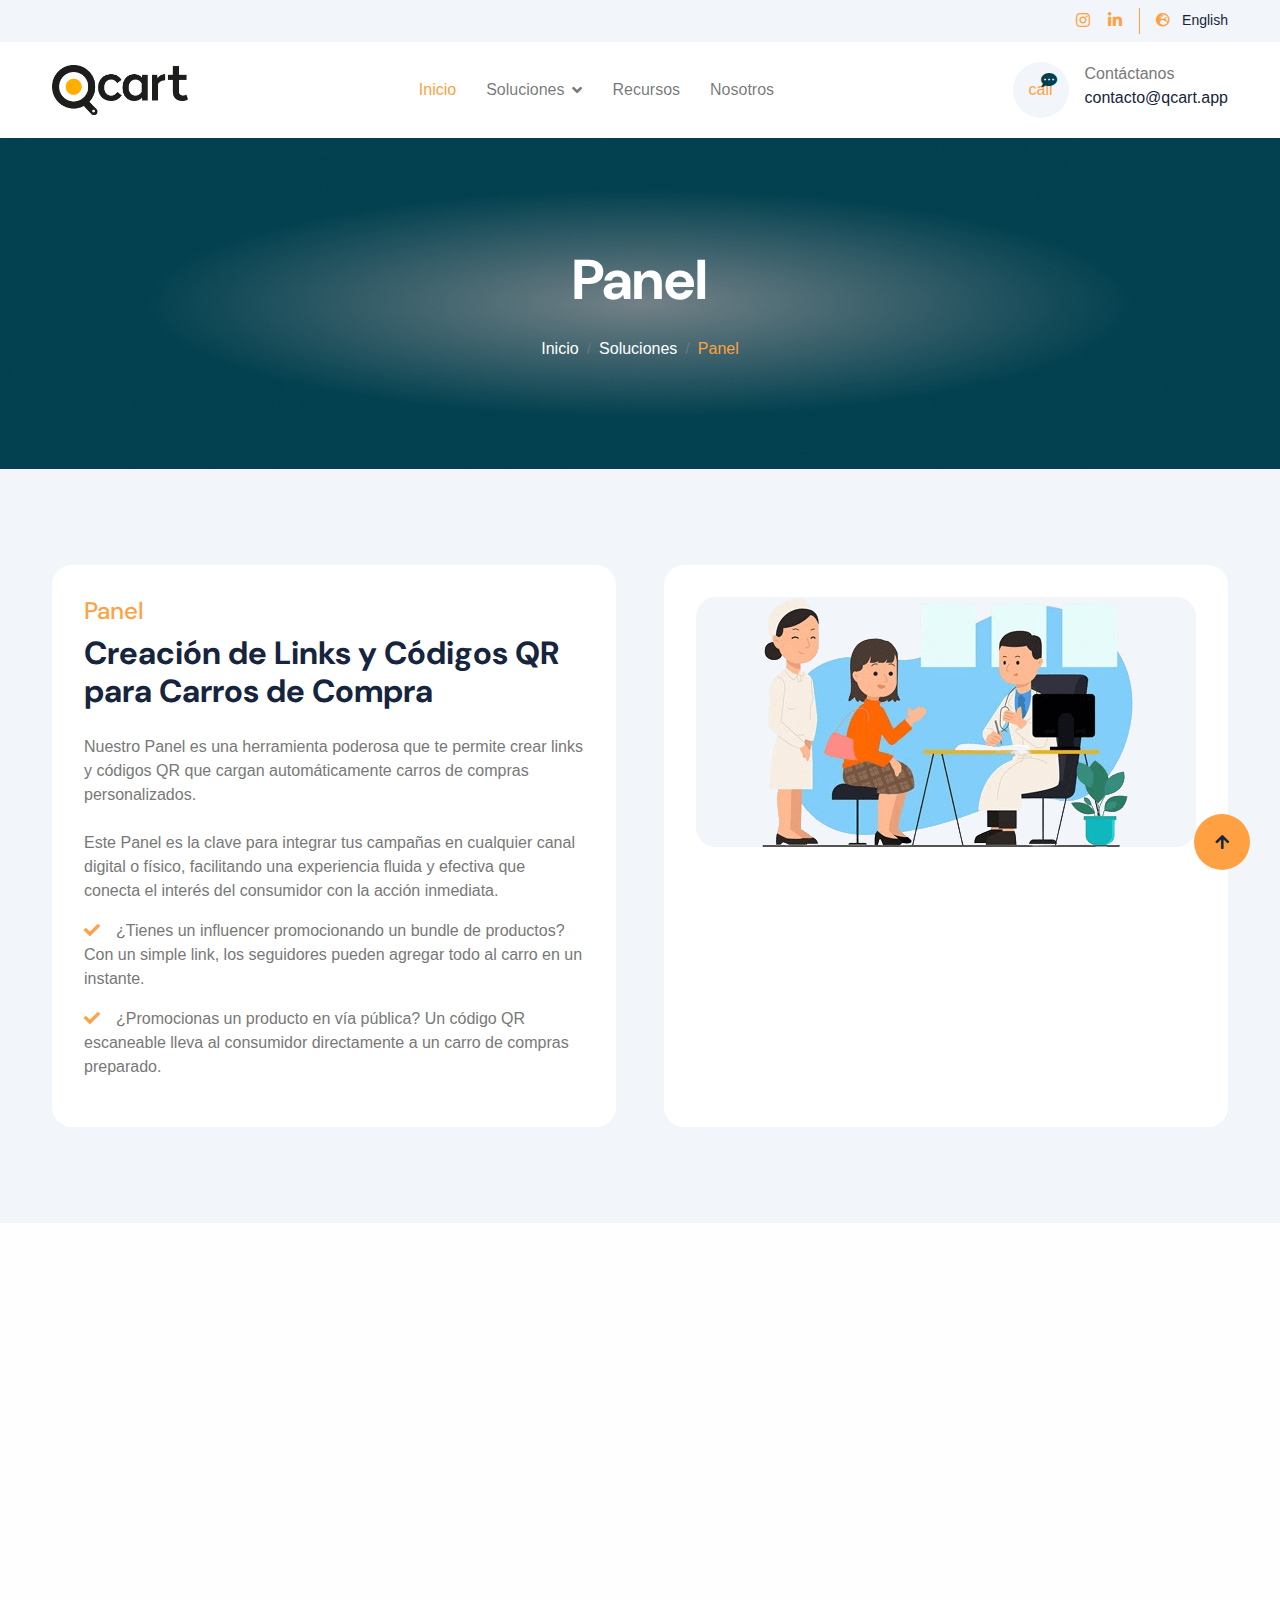
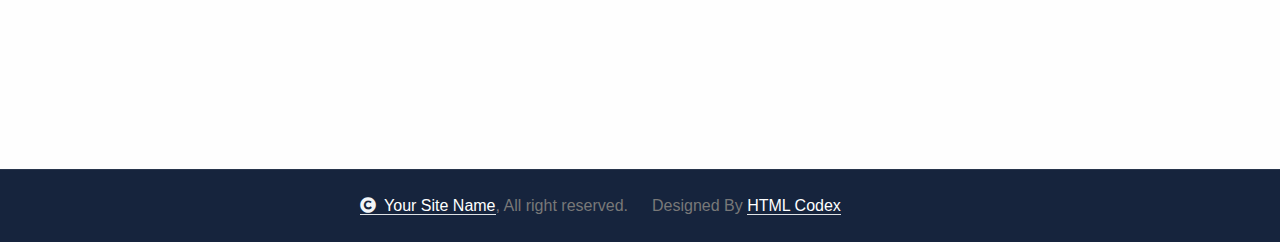
<file: panel.html>
<!DOCTYPE html>
<html lang="en">

    <head>
        <meta charset="utf-8">
        <title>Soluciones - Panel</title>
        <meta content="width=device-width, initial-scale=1.0" name="viewport">
        <meta content="" name="keywords">
        <meta content="" name="description">

        <!-- Google Web Fonts -->
        <link rel="preconnect" href="https://fonts.googleapis.com">
        <link rel="preconnect" href="https://fonts.gstatic.com" crossorigin>
        <link href="https://fonts.googleapis.com/css2?family=DM+Sans:ital,opsz,wght@0,9..40,100..1000;1,9..40,100..1000&family=Inter:slnt,wght@-10..0,100..900&display=swap" rel="stylesheet">

        <!-- Icon Font Stylesheet -->
        <link rel="stylesheet" href="https://use.fontawesome.com/releases/v5.15.4/css/all.css"/>
        <link href="https://cdn.jsdelivr.net/npm/bootstrap-icons@1.4.1/font/bootstrap-icons.css" rel="stylesheet">

        <!-- Libraries Stylesheet -->
        <link rel="stylesheet" href="lib/animate/animate.min.css"/>
        <link href="lib/lightbox/css/lightbox.min.css" rel="stylesheet">
        <link href="lib/owlcarousel/assets/owl.carousel.min.css" rel="stylesheet">


        <!-- Customized Bootstrap Stylesheet -->
        <link href="css/bootstrap.min.css" rel="stylesheet">

        <!-- Template Stylesheet -->
        <link href="css/style.css" rel="stylesheet">
    </head>

    <body>

        <!-- Spinner Start -->
        <div id="spinner" class="show bg-white position-fixed translate-middle w-100 vh-100 top-50 start-50 d-flex align-items-center justify-content-center">
            <div class="spinner-border text-primary" style="width: 3rem; height: 3rem;" role="status">
                <span class="sr-only">Loading...</span>
            </div>
        </div>
        <!-- Spinner End -->

        <!-- Topbar Start -->
        <div class="container-fluid topbar px-0 px-lg-4 bg-light py-2 d-none d-lg-block">
            <div class="container">
                <div class="row gx-0 align-items-center">
                    <div class="col-lg-8 text-center text-lg-start mb-lg-0">
                    </div>
                    <div class="col-lg-4 text-center text-lg-end">
                        <div class="d-flex justify-content-end">
                            <div class="d-flex border-end border-primary pe-3">
                                <a class="btn p-0 text-primary me-3" href="#"><i class="fab fa-instagram"></i></a>
                                <a class="btn p-0 text-primary me-0" href="#"><i class="fab fa-linkedin-in"></i></a>
                            </div>
                            <div class="ms-3">
                                <a href="#" class="text-dark"><small><i class="fas fa-globe-europe text-primary me-2"></i> English</small></a>
                            </div>
                        </div>
                    </div>
                </div>
            </div>
        </div>
        <!-- Topbar End -->

        <!-- Navbar & Hero Start -->
        <div class="container-fluid nav-bar px-0 px-lg-4 py-lg-0">
            <div class="container">
                <nav class="navbar navbar-expand-lg navbar-light"> 
                    <a href="#" class="navbar-brand p-0">
                        <img src="img/logo_qcart.png" alt="Logo">
                    </a>
                    <button class="navbar-toggler" type="button" data-bs-toggle="collapse" data-bs-target="#navbarCollapse">
                        <span class="fa fa-bars"></span>
                    </button>
                    <div class="collapse navbar-collapse" id="navbarCollapse">
                        <div class="navbar-nav mx-0 mx-lg-auto">
                            <a href="index.html" class="nav-item nav-link active">Inicio</a>
                            <div class="nav-item dropdown">
                                <a href="#" class="nav-link" data-bs-toggle="dropdown">
                                    <span class="dropdown-toggle">Soluciones</span>
                                </a>
                                <div class="dropdown-menu">
                                    <a href="qcart.html" class="dropdown-item">Qcart</a>
                                    <a href="Panel.html" class="dropdown-item">Panel</a>
                                    <a href="ads.html" class="dropdown-item">Qads</a>
                                    <a href="blogs.html" class="dropdown-item">Qblogs</a>
                                    <a href="productora.html" class="dropdown-item">Productora</a>
                                </div>
                            </div>
                            <a href="service.html" class="nav-item nav-link">Recursos</a>
                            <a href="nosotros.html" class="nav-item nav-link">Nosotros</a>
                        </div>
                    </div>
                    <div class="d-none d-xl-flex flex-shrink-0 ps-4">
                        <a href="#" class="btn btn-light btn-lg-square rounded-circle position-relative wow tada" data-wow-delay=".9s">
                            <span class="material-symbols-rounded">call</span>
                            <div class="position-absolute" style="top: 7px; right: 12px;">
                                <span><i class="fa fa-comment-dots text-secondary"></i></span>
                            </div>
                        </a>
                        <div class="d-flex flex-column ms-3">
                            <span>Contáctanos</span>
                            <a href="tel:+ 0123 456 7890"><span class="text-dark">contacto@qcart.app</span></a>
                        </div>
                    </div>
                </nav>
            </div>
        </div>
        <!-- Navbar & Hero End -->

        <!-- Modal Search Start -->
        <div class="modal fade" id="searchModal" tabindex="-1" aria-labelledby="exampleModalLabel" aria-hidden="true">
            <div class="modal-dialog modal-fullscreen">
                <div class="modal-content rounded-0">
                    <div class="modal-header">
                        <h5 class="modal-title" id="exampleModalLabel">Search by keyword</h5>
                        <button type="button" class="btn-close" data-bs-dismiss="modal" aria-label="Close"></button>
                    </div>
                    <div class="modal-body d-flex align-items-center bg-primary">
                        <div class="input-group w-75 mx-auto d-flex">
                            <input type="search" class="form-control p-3" placeholder="keywords" aria-describedby="search-icon-1">
                            <span id="search-icon-1" class="btn bg-light border nput-group-text p-3"><i class="fa fa-search"></i></span>
                        </div>
                    </div>
                </div>
            </div>
        </div>
        <!-- Modal Search End -->


        <!-- Header Start -->
        <div class="container-fluid bg-breadcrumb">
            <div class="container text-center py-5" style="max-width: 900px;">
                <h4 class="text-white display-4 mb-4 wow fadeInDown" data-wow-delay="0.1s">Panel</h4>
                <ol class="breadcrumb d-flex justify-content-center mb-0 wow fadeInDown" data-wow-delay="0.3s">
                    <li class="breadcrumb-item"><a href="index.html">Inicio</a></li>
                    <li class="breadcrumb-item"><a href="soluciones.html">Soluciones</a></li>
                    <li class="breadcrumb-item active text-primary">Panel</li>
                </ol>    
            </div>
        </div>
        <!-- Header End -->


        <!-- About Start -->
        <div class="container-fluid bg-light about py-5">
            <div class="container py-5">
                <div class="row g-5">
                    <div class="col-xl-6 wow fadeInLeft" data-wow-delay="0.2s">
                        <div class="about-item-content bg-white rounded p-5 h-100">
                            <h4 class="text-primary">Panel</h4>
                            <h1 class="display-4 mb-4">Creación de Links y Códigos QR para Carros de Compra</h1>
                            <p>Nuestro Panel es una herramienta poderosa que te permite crear links y códigos QR que cargan automáticamente carros de compras personalizados. <br><br> Este Panel es la clave para integrar tus campañas en cualquier canal digital o físico, facilitando una experiencia fluida y efectiva que conecta el interés del consumidor con la acción inmediata.
                            </p>
                            <p><i class="fa fa-check text-primary me-3"></i>¿Tienes un influencer promocionando un bundle de productos? Con un simple link, los seguidores pueden agregar todo al carro en un instante.</p>
                            <p><i class="fa fa-check text-primary me-3"></i>¿Promocionas un producto en vía pública? Un código QR escaneable lleva al consumidor directamente a un carro de compras preparado.</p>
                        </div>
                    </div>
                    <div class="col-xl-6 wow fadeInRight" data-wow-delay="0.2s">
                        <div class="bg-white rounded p-5 h-100">
                            <div class="row g-4 justify-content-center">
                                <div class="col-12">
                                    <div class="rounded bg-light">
                                        <img src="img/about-1.png" class="img-fluid rounded w-100" alt="">
                                    </div>
                                </div>
                            </div>
                        </div>
                    </div>
                </div>
            </div>
        </div>
        <!-- About End -->

        <!-- Footer Start -->
        <div class="container-fluid footer py-5 wow fadeIn" data-wow-delay="0.2s">
            <div class="container py-5">
                <div class="row g-5">
                    <div class="col-xl-8">
                        <div class="mb-5">
                            <div class="row g-4">
                                <div class="col-md-6 col-lg-6 col-xl-6">
                                    <div class="footer-item">
                                        <a href="index.html" class="p-0">
                                            <img src="img/logo-white.png" alt="Logo">
                                        </a>
                                        <p class="text-white mb-4">Marketing que puedes comprar.</p>
                                        <div class="footer-btn d-flex">
                                            <a class="btn btn-md-square rounded-circle me-3" href="#"><i class="fab fa-instagram"></i></a>
                                            <a class="btn btn-md-square rounded-circle me-0" href="#"><i class="fab fa-linkedin-in"></i></a>
                                        </div>
                                    </div>
                                </div>
                                <div class="col-md-6 col-lg-6 col-xl-6">
                                    <div class="footer-item">
                                        <h4 class="text-white mb-4">Links</h4>
                                        <a href="#"><i class="fas fa-angle-right me-2"></i> Sobre nosotros</a>
                                        <a href="#"><i class="fas fa-angle-right me-2"></i> Servicios</a>
                                        <a href="#"><i class="fas fa-angle-right me-2"></i> Preguntas Frecuentes</a>
                                        <a href="#"><i class="fas fa-angle-right me-2"></i> Blog</a>
                                        <a href="#"><i class="fas fa-angle-right me-2"></i> Contacto</a>
                                    </div>
                                </div>
                            </div>
                        </div>
                        <div class="pt-5" style="border-top: 1px solid rgba(255, 255, 255, 0.08);">
                            <div class="row g-0">
                                <div class="col-12">
                                    <div class="row g-4">
                                        <div class="col-lg-6 col-xl-6">
                                            <div class="d-flex">
                                                <div class="btn-xl-square bg-white rounded p-4 me-4">
                                                    <i class="fas fa-map-marker-alt fa-2x"></i>
                                                </div>
                                                <div>
                                                    <h4 class="text-white">Dirección</h4>
                                                    <p class="mb-0 text-white">Hernando de Magallanes 1802, Las Condes, Santiago de Chile</p>
                                                </div>
                                            </div>
                                        </div>
                                        <div class="col-lg-6 col-xl-6">
                                            <div class="d-flex">
                                                <div class="btn-xl-square bg-white rounded p-4 me-4">
                                                    <i class="fas fa-envelope fa-2x"></i>
                                                </div>
                                                <div>
                                                    <h4 class="text-white">Escríbenos</h4>
                                                    <p class="mb-0 text-white">contacto@qcart.app</p>
                                                </div>
                                            </div>
                                        </div>
                                    </div>
                                </div>
                            </div>
                        </div>
                    </div>
                    
                    <div class="col-xl-4">
                        <div class="footer-item">
                            <h4 class="text-white mb-4">Newsletter</h4>
                            <p class="text-white mb-3">Entérate de todas nuestras novedades.</p>
                            <div class="position-relative rounded-pill mb-4">
                                <input class="form-control rounded-pill w-100 py-3 ps-4 pe-5" type="text" placeholder="Ingresa tu correo">
                                <button type="button" class="btn btn-primary rounded-pill position-absolute top-0 end-0 py-2 mt-2 me-2">Suscribirse</button>
                            </div>
                        </div>
                    </div>
                </div>
            </div>
        </div>
        <!-- Footer End -->
        
        <!-- Copyright Start -->
        <div class="container-fluid copyright py-4">
            <div class="container">
                <div class="row g-4 align-items-center">
                    <div class="col-md-6 text-center text-md-end mb-md-0">
                        <span class="text-body"><a href="#" class="border-bottom text-white"><i class="fas fa-copyright text-light me-2"></i>Your Site Name</a>, All right reserved.</span>
                    </div>
                    <div class="col-md-6 text-center text-md-start text-body">
                        <!--/*** This template is free as long as you keep the below author’s credit link/attribution link/backlink. ***/-->
                        <!--/*** If you'd like to use the template without the below author’s credit link/attribution link/backlink, ***/-->
                        <!--/*** you can purchase the Credit Removal License from "https://htmlcodex.com/credit-removal". ***/-->
                        Designed By <a class="border-bottom text-white" href="https://htmlcodex.com">HTML Codex</a>
                    </div>
                </div>
            </div>
        </div>
        <!-- Copyright End -->


        <!-- Back to Top -->
        <a href="#" class="btn btn-primary btn-lg-square rounded-circle back-to-top"><i class="fa fa-arrow-up"></i></a>   

        
        <!-- JavaScript Libraries -->
        <script src="https://ajax.googleapis.com/ajax/libs/jquery/3.6.4/jquery.min.js"></script>
        <script src="https://cdn.jsdelivr.net/npm/bootstrap@5.0.0/dist/js/bootstrap.bundle.min.js"></script>
        <script src="lib/wow/wow.min.js"></script>
        <script src="lib/easing/easing.min.js"></script>
        <script src="lib/waypoints/waypoints.min.js"></script>
        <script src="lib/counterup/counterup.min.js"></script>
        <script src="lib/lightbox/js/lightbox.min.js"></script>
        <script src="lib/owlcarousel/owl.carousel.min.js"></script>
        

        <!-- Template Javascript -->
        <script src="js/main.js"></script>
    </body>

</html>
</file>
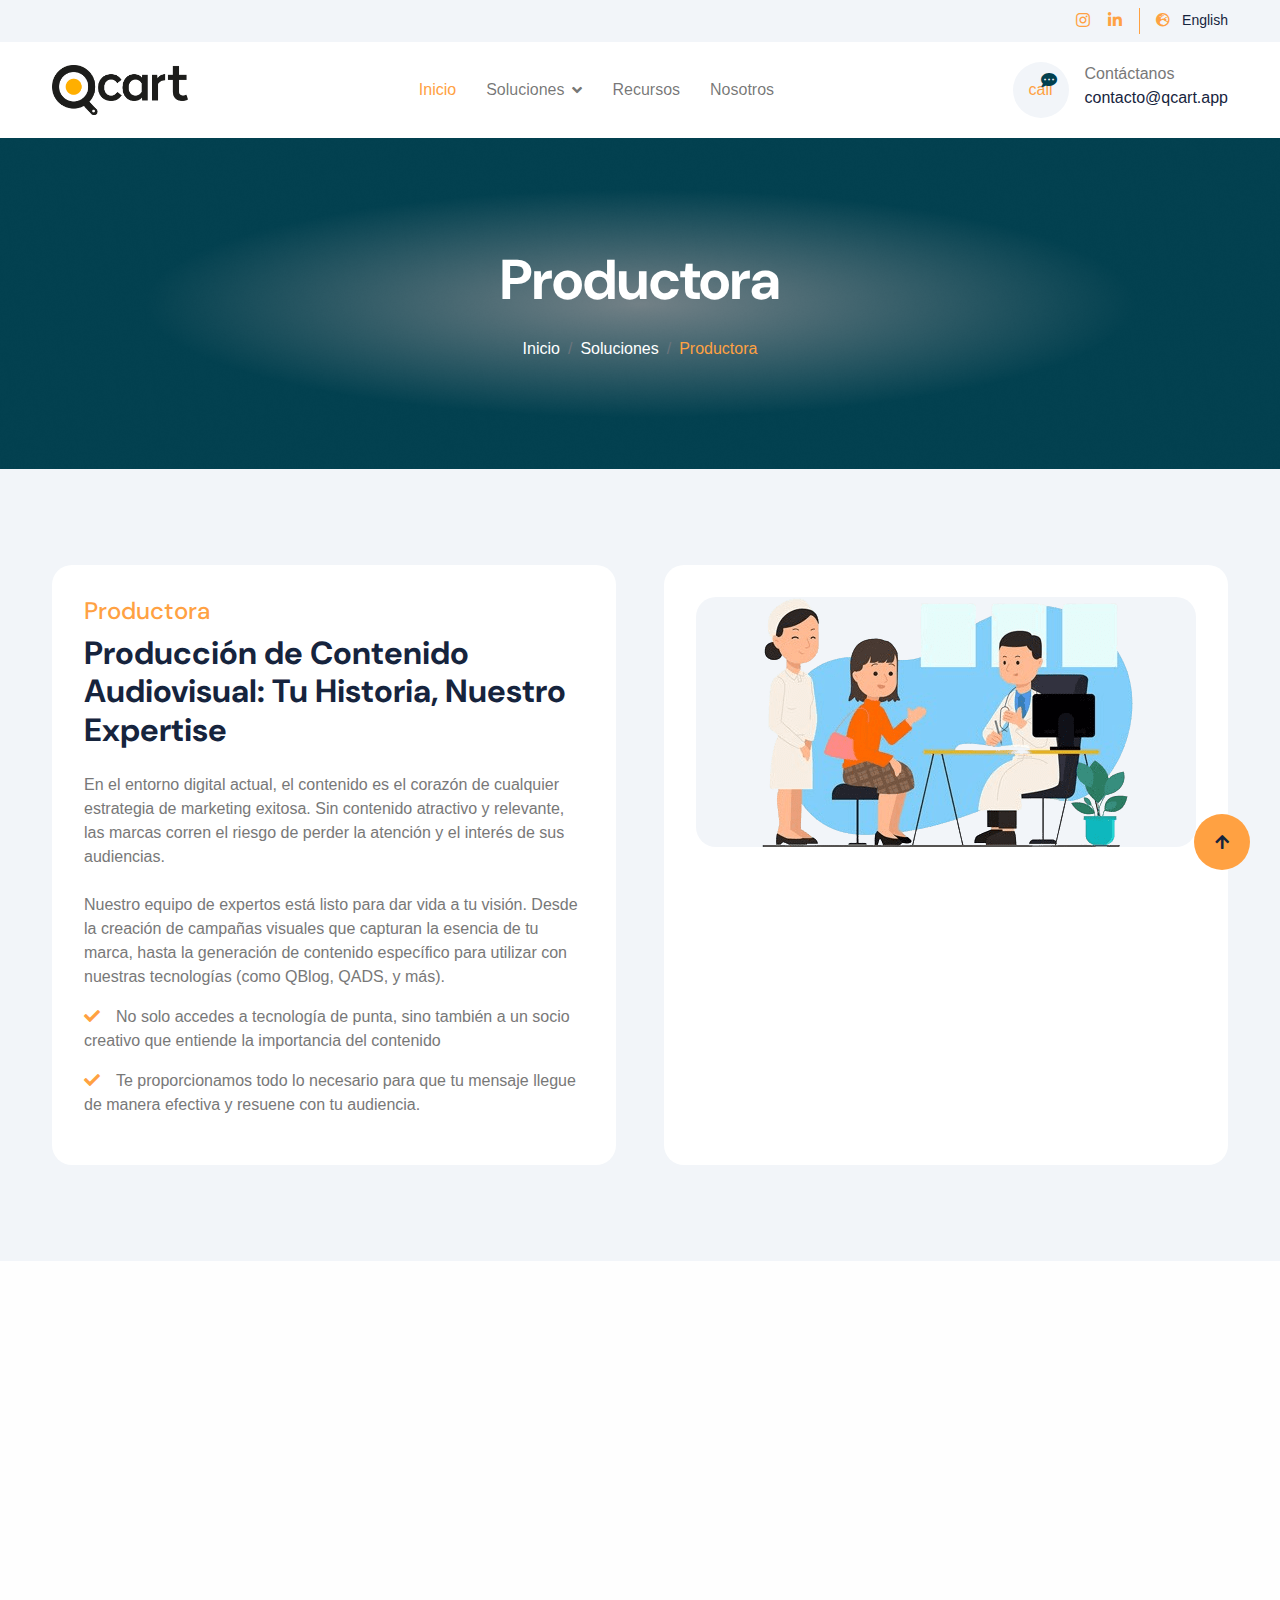
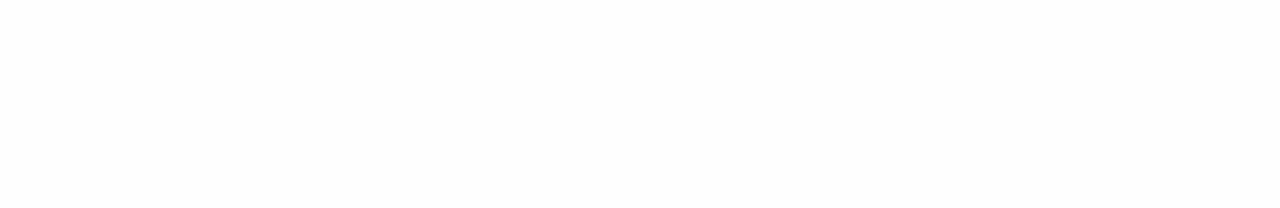
<file: productora.html>
<!DOCTYPE html>
<html lang="en">

    <head>
        <meta charset="utf-8">
        <title>Soluciones - QAds</title>
        <meta content="width=device-width, initial-scale=1.0" name="viewport">
        <meta content="" name="keywords">
        <meta content="" name="description">

        <!-- Google Web Fonts -->
        <link rel="preconnect" href="https://fonts.googleapis.com">
        <link rel="preconnect" href="https://fonts.gstatic.com" crossorigin>
        <link href="https://fonts.googleapis.com/css2?family=DM+Sans:ital,opsz,wght@0,9..40,100..1000;1,9..40,100..1000&family=Inter:slnt,wght@-10..0,100..900&display=swap" rel="stylesheet">

        <!-- Icon Font Stylesheet -->
        <link rel="stylesheet" href="https://use.fontawesome.com/releases/v5.15.4/css/all.css"/>
        <link href="https://cdn.jsdelivr.net/npm/bootstrap-icons@1.4.1/font/bootstrap-icons.css" rel="stylesheet">

        <!-- Libraries Stylesheet -->
        <link rel="stylesheet" href="lib/animate/animate.min.css"/>
        <link href="lib/lightbox/css/lightbox.min.css" rel="stylesheet">
        <link href="lib/owlcarousel/assets/owl.carousel.min.css" rel="stylesheet">


        <!-- Customized Bootstrap Stylesheet -->
        <link href="css/bootstrap.min.css" rel="stylesheet">

        <!-- Template Stylesheet -->
        <link href="css/style.css" rel="stylesheet">
    </head>

    <body>

        <!-- Spinner Start -->
        <div id="spinner" class="show bg-white position-fixed translate-middle w-100 vh-100 top-50 start-50 d-flex align-items-center justify-content-center">
            <div class="spinner-border text-primary" style="width: 3rem; height: 3rem;" role="status">
                <span class="sr-only">Loading...</span>
            </div>
        </div>
        <!-- Spinner End -->

        <!-- Topbar Start -->
        <div class="container-fluid topbar px-0 px-lg-4 bg-light py-2 d-none d-lg-block">
            <div class="container">
                <div class="row gx-0 align-items-center">
                    <div class="col-lg-8 text-center text-lg-start mb-lg-0">
                    </div>
                    <div class="col-lg-4 text-center text-lg-end">
                        <div class="d-flex justify-content-end">
                            <div class="d-flex border-end border-primary pe-3">
                                <a class="btn p-0 text-primary me-3" href="#"><i class="fab fa-instagram"></i></a>
                                <a class="btn p-0 text-primary me-0" href="#"><i class="fab fa-linkedin-in"></i></a>
                            </div>
                            <div class="ms-3">
                                <a href="#" class="text-dark"><small><i class="fas fa-globe-europe text-primary me-2"></i> English</small></a>
                            </div>
                        </div>
                    </div>
                </div>
            </div>
        </div>
        <!-- Topbar End -->

        <!-- Navbar & Hero Start -->
        <div class="container-fluid nav-bar px-0 px-lg-4 py-lg-0">
            <div class="container">
                <nav class="navbar navbar-expand-lg navbar-light"> 
                    <a href="#" class="navbar-brand p-0">
                        <img src="img/logo_qcart.png" alt="Logo">
                    </a>
                    <button class="navbar-toggler" type="button" data-bs-toggle="collapse" data-bs-target="#navbarCollapse">
                        <span class="fa fa-bars"></span>
                    </button>
                    <div class="collapse navbar-collapse" id="navbarCollapse">
                        <div class="navbar-nav mx-0 mx-lg-auto">
                            <a href="index.html" class="nav-item nav-link active">Inicio</a>
                            <div class="nav-item dropdown">
                                <a href="#" class="nav-link" data-bs-toggle="dropdown">
                                    <span class="dropdown-toggle">Soluciones</span>
                                </a>
                                <div class="dropdown-menu">
                                    <a href="qcart.html" class="dropdown-item">Qcart</a>
                                    <a href="Panel.html" class="dropdown-item">Panel</a>
                                    <a href="ads.html" class="dropdown-item">Qads</a>
                                    <a href="blogs.html" class="dropdown-item">Qblogs</a>
                                    <a href="productora.html" class="dropdown-item">Productora</a>
                                </div>
                            </div>
                            <a href="service.html" class="nav-item nav-link">Recursos</a>
                            <a href="nosotros.html" class="nav-item nav-link">Nosotros</a>
                        </div>
                    </div>
                    <div class="d-none d-xl-flex flex-shrink-0 ps-4">
                        <a href="#" class="btn btn-light btn-lg-square rounded-circle position-relative wow tada" data-wow-delay=".9s">
                            <span class="material-symbols-rounded">call</span>
                            <div class="position-absolute" style="top: 7px; right: 12px;">
                                <span><i class="fa fa-comment-dots text-secondary"></i></span>
                            </div>
                        </a>
                        <div class="d-flex flex-column ms-3">
                            <span>Contáctanos</span>
                            <a href="tel:+ 0123 456 7890"><span class="text-dark">contacto@qcart.app</span></a>
                        </div>
                    </div>
                </nav>
            </div>
        </div>
        <!-- Navbar & Hero End -->

        <!-- Modal Search Start -->
        <div class="modal fade" id="searchModal" tabindex="-1" aria-labelledby="exampleModalLabel" aria-hidden="true">
            <div class="modal-dialog modal-fullscreen">
                <div class="modal-content rounded-0">
                    <div class="modal-header">
                        <h5 class="modal-title" id="exampleModalLabel">Search by keyword</h5>
                        <button type="button" class="btn-close" data-bs-dismiss="modal" aria-label="Close"></button>
                    </div>
                    <div class="modal-body d-flex align-items-center bg-primary">
                        <div class="input-group w-75 mx-auto d-flex">
                            <input type="search" class="form-control p-3" placeholder="keywords" aria-describedby="search-icon-1">
                            <span id="search-icon-1" class="btn bg-light border nput-group-text p-3"><i class="fa fa-search"></i></span>
                        </div>
                    </div>
                </div>
            </div>
        </div>
        <!-- Modal Search End -->


        <!-- Header Start -->
        <div class="container-fluid bg-breadcrumb">
            <div class="container text-center py-5" style="max-width: 900px;">
                <h4 class="text-white display-4 mb-4 wow fadeInDown" data-wow-delay="0.1s">Productora</h4>
                <ol class="breadcrumb d-flex justify-content-center mb-0 wow fadeInDown" data-wow-delay="0.3s">
                    <li class="breadcrumb-item"><a href="index.html">Inicio</a></li>
                    <li class="breadcrumb-item"><a href="soluciones.html">Soluciones</a></li>
                    <li class="breadcrumb-item active text-primary">Productora</li>
                </ol>    
            </div>
        </div>
        <!-- Header End -->


        <!-- About Start -->
        <div class="container-fluid bg-light about py-5">
            <div class="container py-5">
                <div class="row g-5">
                    <div class="col-xl-6 wow fadeInLeft" data-wow-delay="0.2s">
                        <div class="about-item-content bg-white rounded p-5 h-100">
                            <h4 class="text-primary">Productora</h4>
                            <h1 class="display-4 mb-4">Producción de Contenido Audiovisual: Tu Historia, Nuestro Expertise</h1>
                            <p>En el entorno digital actual, el contenido es el corazón de cualquier estrategia de marketing exitosa. Sin contenido atractivo y relevante, las marcas corren el riesgo de perder la atención y el interés de sus audiencias. <br><br> Nuestro equipo de expertos está listo para dar vida a tu visión. Desde la creación de campañas visuales que capturan la esencia de tu marca, hasta la generación de contenido específico para utilizar con nuestras tecnologías (como QBlog, QADS, y más).
                            </p>
                            <p><i class="fa fa-check text-primary me-3"></i>No solo accedes a tecnología de punta, sino también a un socio creativo que entiende la importancia del contenido</p>
                            <p><i class="fa fa-check text-primary me-3"></i>Te proporcionamos todo lo necesario para que tu mensaje llegue de manera efectiva y resuene con tu audiencia.
                            </p>
                        </div>
                    </div>
                    <div class="col-xl-6 wow fadeInRight" data-wow-delay="0.2s">
                        <div class="bg-white rounded p-5 h-100">
                            <div class="row g-4 justify-content-center">
                                <div class="col-12">
                                    <div class="rounded bg-light">
                                        <img src="img/about-1.png" class="img-fluid rounded w-100" alt="">
                                    </div>
                                </div>
                            </div>
                        </div>
                    </div>
                </div>
            </div>
        </div>
        <!-- About End -->

        <!-- Footer Start -->
        <div class="container-fluid footer py-5 wow fadeIn" data-wow-delay="0.2s">
            <div class="container py-5">
                <div class="row g-5">
                    <div class="col-xl-8">
                        <div class="mb-5">
                            <div class="row g-4">
                                <div class="col-md-6 col-lg-6 col-xl-6">
                                    <div class="footer-item">
                                        <a href="index.html" class="p-0">
                                            <img src="img/logo-white.png" alt="Logo">
                                        </a>
                                        <p class="text-white mb-4">Marketing que puedes comprar.</p>
                                        <div class="footer-btn d-flex">
                                            <a class="btn btn-md-square rounded-circle me-3" href="#"><i class="fab fa-instagram"></i></a>
                                            <a class="btn btn-md-square rounded-circle me-0" href="#"><i class="fab fa-linkedin-in"></i></a>
                                        </div>
                                    </div>
                                </div>
                                <div class="col-md-6 col-lg-6 col-xl-6">
                                    <div class="footer-item">
                                        <h4 class="text-white mb-4">Links</h4>
                                        <a href="#"><i class="fas fa-angle-right me-2"></i> Sobre nosotros</a>
                                        <a href="#"><i class="fas fa-angle-right me-2"></i> Servicios</a>
                                        <a href="#"><i class="fas fa-angle-right me-2"></i> Preguntas Frecuentes</a>
                                        <a href="#"><i class="fas fa-angle-right me-2"></i> Blog</a>
                                        <a href="#"><i class="fas fa-angle-right me-2"></i> Contacto</a>
                                    </div>
                                </div>
                            </div>
                        </div>
                        <div class="pt-5" style="border-top: 1px solid rgba(255, 255, 255, 0.08);">
                            <div class="row g-0">
                                <div class="col-12">
                                    <div class="row g-4">
                                        <div class="col-lg-6 col-xl-6">
                                            <div class="d-flex">
                                                <div class="btn-xl-square bg-white rounded p-4 me-4">
                                                    <i class="fas fa-map-marker-alt fa-2x"></i>
                                                </div>
                                                <div>
                                                    <h4 class="text-white">Dirección</h4>
                                                    <p class="mb-0 text-white">Hernando de Magallanes 1802, Las Condes, Santiago de Chile</p>
                                                </div>
                                            </div>
                                        </div>
                                        <div class="col-lg-6 col-xl-6">
                                            <div class="d-flex">
                                                <div class="btn-xl-square bg-white rounded p-4 me-4">
                                                    <i class="fas fa-envelope fa-2x"></i>
                                                </div>
                                                <div>
                                                    <h4 class="text-white">Escríbenos</h4>
                                                    <p class="mb-0 text-white">contacto@qcart.app</p>
                                                </div>
                                            </div>
                                        </div>
                                    </div>
                                </div>
                            </div>
                        </div>
                    </div>
                    
                    <div class="col-xl-4">
                        <div class="footer-item">
                            <h4 class="text-white mb-4">Newsletter</h4>
                            <p class="text-white mb-3">Entérate de todas nuestras novedades.</p>
                            <div class="position-relative rounded-pill mb-4">
                                <input class="form-control rounded-pill w-100 py-3 ps-4 pe-5" type="text" placeholder="Ingresa tu correo">
                                <button type="button" class="btn btn-primary rounded-pill position-absolute top-0 end-0 py-2 mt-2 me-2">Suscribirse</button>
                            </div>
                        </div>
                    </div>
                </div>
            </div>
        </div>
        <!-- Footer End -->


        <!-- Back to Top -->
        <a href="#" class="btn btn-primary btn-lg-square rounded-circle back-to-top"><i class="fa fa-arrow-up"></i></a>   

        
        <!-- JavaScript Libraries -->
        <script src="https://ajax.googleapis.com/ajax/libs/jquery/3.6.4/jquery.min.js"></script>
        <script src="https://cdn.jsdelivr.net/npm/bootstrap@5.0.0/dist/js/bootstrap.bundle.min.js"></script>
        <script src="lib/wow/wow.min.js"></script>
        <script src="lib/easing/easing.min.js"></script>
        <script src="lib/waypoints/waypoints.min.js"></script>
        <script src="lib/counterup/counterup.min.js"></script>
        <script src="lib/lightbox/js/lightbox.min.js"></script>
        <script src="lib/owlcarousel/owl.carousel.min.js"></script>
        

        <!-- Template Javascript -->
        <script src="js/main.js"></script>
    </body>

</html>
</file>
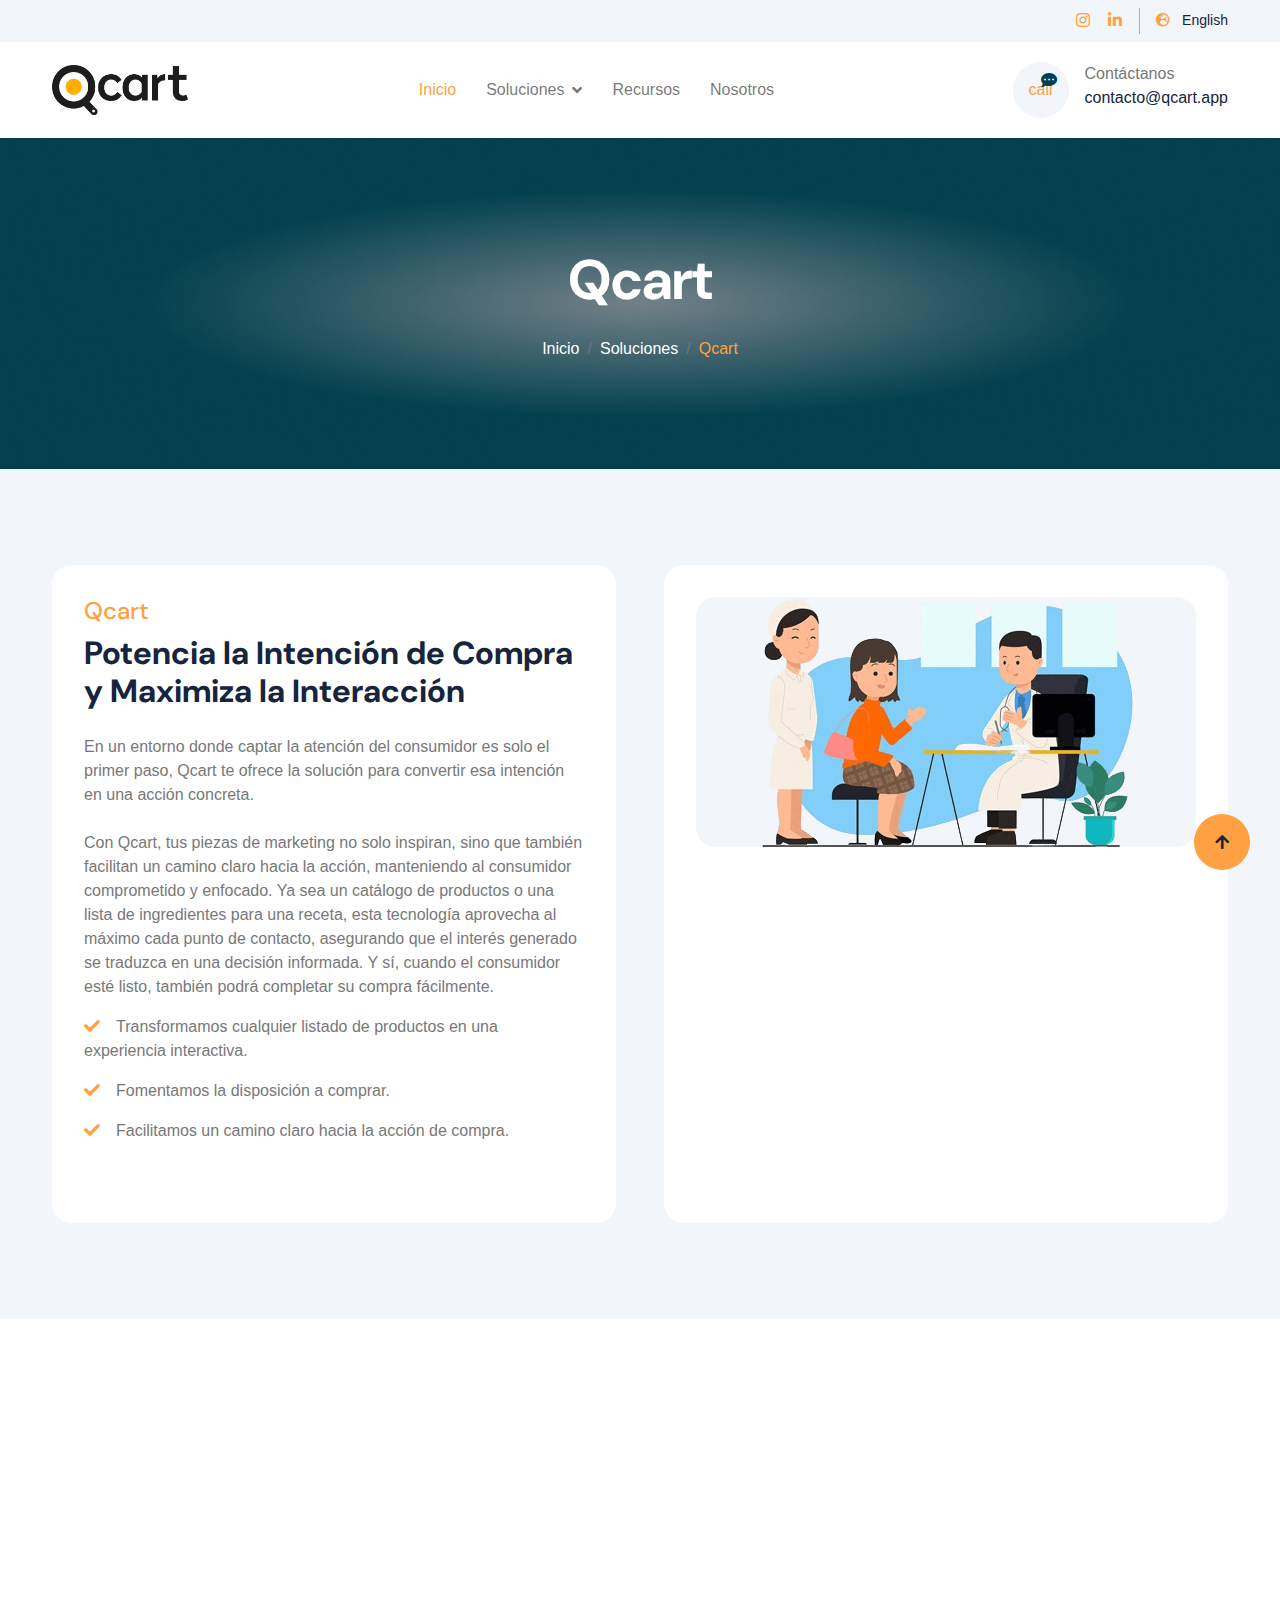
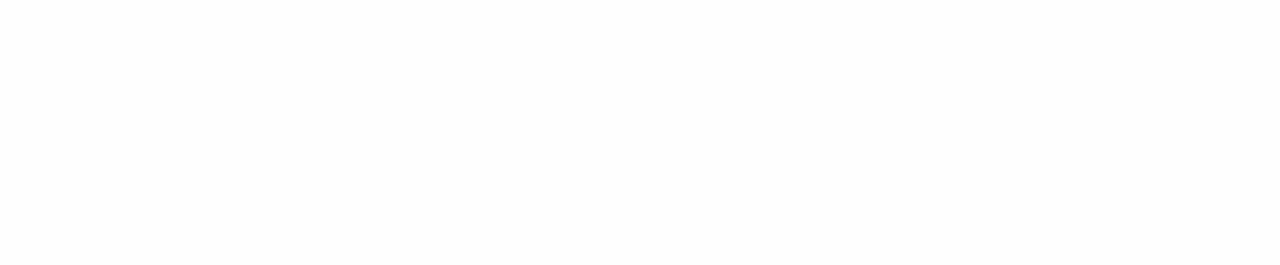
<file: qcart.html>
<!DOCTYPE html>
<html lang="en">

    <head>
        <meta charset="utf-8">
        <title>Soluciones - Qcart</title>
        <meta content="width=device-width, initial-scale=1.0" name="viewport">
        <meta content="" name="keywords">
        <meta content="" name="description">

        <!-- Google Web Fonts -->
        <link rel="preconnect" href="https://fonts.googleapis.com">
        <link rel="preconnect" href="https://fonts.gstatic.com" crossorigin>
        <link href="https://fonts.googleapis.com/css2?family=DM+Sans:ital,opsz,wght@0,9..40,100..1000;1,9..40,100..1000&family=Inter:slnt,wght@-10..0,100..900&display=swap" rel="stylesheet">

        <!-- Icon Font Stylesheet -->
        <link rel="stylesheet" href="https://use.fontawesome.com/releases/v5.15.4/css/all.css"/>
        <link href="https://cdn.jsdelivr.net/npm/bootstrap-icons@1.4.1/font/bootstrap-icons.css" rel="stylesheet">

        <!-- Libraries Stylesheet -->
        <link rel="stylesheet" href="lib/animate/animate.min.css"/>
        <link href="lib/lightbox/css/lightbox.min.css" rel="stylesheet">
        <link href="lib/owlcarousel/assets/owl.carousel.min.css" rel="stylesheet">


        <!-- Customized Bootstrap Stylesheet -->
        <link href="css/bootstrap.min.css" rel="stylesheet">

        <!-- Template Stylesheet -->
        <link href="css/style.css" rel="stylesheet">
    </head>

    <body>

        <!-- Spinner Start -->
        <div id="spinner" class="show bg-white position-fixed translate-middle w-100 vh-100 top-50 start-50 d-flex align-items-center justify-content-center">
            <div class="spinner-border text-primary" style="width: 3rem; height: 3rem;" role="status">
                <span class="sr-only">Loading...</span>
            </div>
        </div>
        <!-- Spinner End -->

        <!-- Topbar Start -->
        <div class="container-fluid topbar px-0 px-lg-4 bg-light py-2 d-none d-lg-block">
            <div class="container">
                <div class="row gx-0 align-items-center">
                    <div class="col-lg-8 text-center text-lg-start mb-lg-0">
                    </div>
                    <div class="col-lg-4 text-center text-lg-end">
                        <div class="d-flex justify-content-end">
                            <div class="d-flex border-end border-primary pe-3">
                                <a class="btn p-0 text-primary me-3" href="#"><i class="fab fa-instagram"></i></a>
                                <a class="btn p-0 text-primary me-0" href="#"><i class="fab fa-linkedin-in"></i></a>
                            </div>
                            <div class="ms-3">
                                <a href="#" class="text-dark"><small><i class="fas fa-globe-europe text-primary me-2"></i> English</small></a>
                            </div>
                        </div>
                    </div>
                </div>
            </div>
        </div>
        <!-- Topbar End -->

        <!-- Navbar & Hero Start -->
        <div class="container-fluid nav-bar px-0 px-lg-4 py-lg-0">
            <div class="container">
                <nav class="navbar navbar-expand-lg navbar-light"> 
                    <a href="#" class="navbar-brand p-0">
                        <img src="img/logo_qcart.png" alt="Logo">
                    </a>
                    <button class="navbar-toggler" type="button" data-bs-toggle="collapse" data-bs-target="#navbarCollapse">
                        <span class="fa fa-bars"></span>
                    </button>
                    <div class="collapse navbar-collapse" id="navbarCollapse">
                        <div class="navbar-nav mx-0 mx-lg-auto">
                            <a href="index.html" class="nav-item nav-link active">Inicio</a>
                            <div class="nav-item dropdown">
                                <a href="#" class="nav-link" data-bs-toggle="dropdown">
                                    <span class="dropdown-toggle">Soluciones</span>
                                </a>
                                <div class="dropdown-menu">
                                    <a href="qcart.html" class="dropdown-item">Qcart</a>
                                    <a href="Panel.html" class="dropdown-item">Panel</a>
                                    <a href="ads.html" class="dropdown-item">Qads</a>
                                    <a href="blogs.html" class="dropdown-item">Qblogs</a>
                                    <a href="productora.html" class="dropdown-item">Productora</a>
                                </div>
                            </div>
                            <a href="service.html" class="nav-item nav-link">Recursos</a>
                            <a href="nosotros.html" class="nav-item nav-link">Nosotros</a>
                        </div>
                    </div>
                    <div class="d-none d-xl-flex flex-shrink-0 ps-4">
                        <a href="#" class="btn btn-light btn-lg-square rounded-circle position-relative wow tada" data-wow-delay=".9s">
                            <span class="material-symbols-rounded">call</span>
                            <div class="position-absolute" style="top: 7px; right: 12px;">
                                <span><i class="fa fa-comment-dots text-secondary"></i></span>
                            </div>
                        </a>
                        <div class="d-flex flex-column ms-3">
                            <span>Contáctanos</span>
                            <a href="tel:+ 0123 456 7890"><span class="text-dark">contacto@qcart.app</span></a>
                        </div>
                    </div>
                </nav>
            </div>
        </div>
        <!-- Navbar & Hero End -->

        <!-- Modal Search Start -->
        <div class="modal fade" id="searchModal" tabindex="-1" aria-labelledby="exampleModalLabel" aria-hidden="true">
            <div class="modal-dialog modal-fullscreen">
                <div class="modal-content rounded-0">
                    <div class="modal-header">
                        <h5 class="modal-title" id="exampleModalLabel">Search by keyword</h5>
                        <button type="button" class="btn-close" data-bs-dismiss="modal" aria-label="Close"></button>
                    </div>
                    <div class="modal-body d-flex align-items-center bg-primary">
                        <div class="input-group w-75 mx-auto d-flex">
                            <input type="search" class="form-control p-3" placeholder="keywords" aria-describedby="search-icon-1">
                            <span id="search-icon-1" class="btn bg-light border nput-group-text p-3"><i class="fa fa-search"></i></span>
                        </div>
                    </div>
                </div>
            </div>
        </div>
        <!-- Modal Search End -->


        <!-- Header Start -->
        <div class="container-fluid bg-breadcrumb">
            <div class="container text-center py-5" style="max-width: 900px;">
                <h4 class="text-white display-4 mb-4 wow fadeInDown" data-wow-delay="0.1s">Qcart</h4>
                <ol class="breadcrumb d-flex justify-content-center mb-0 wow fadeInDown" data-wow-delay="0.3s">
                    <li class="breadcrumb-item"><a href="index.html">Inicio</a></li>
                    <li class="breadcrumb-item"><a href="#">Soluciones</a></li>
                    <li class="breadcrumb-item active text-primary">Qcart</li>
                </ol>    
            </div>
        </div>
        <!-- Header End -->


        <!-- About Start -->
        <div class="container-fluid bg-light about py-5">
            <div class="container py-5">
                <div class="row g-5">
                    <div class="col-xl-6 wow fadeInLeft" data-wow-delay="0.2s">
                        <div class="about-item-content bg-white rounded p-5 h-100">
                            <h4 class="text-primary">Qcart</h4>
                            <h1 class="display-4 mb-4">Potencia la Intención de Compra y Maximiza la Interacción</h1>
                            <p>En un entorno donde captar la atención del consumidor es solo el primer paso, Qcart te ofrece la solución para convertir esa intención en una acción concreta. <br><br> Con Qcart, tus piezas de marketing no solo inspiran, sino que también facilitan un camino claro hacia la acción, manteniendo al consumidor comprometido y enfocado. Ya sea un catálogo de productos o una lista de ingredientes para una receta, esta tecnología aprovecha al máximo cada punto de contacto, asegurando que el interés generado se traduzca en una decisión informada. Y sí, cuando el consumidor esté listo, también podrá completar su compra fácilmente.</p>
                            <p><i class="fa fa-check text-primary me-3"></i>Transformamos cualquier listado de productos en una experiencia interactiva.</p>
                            <p><i class="fa fa-check text-primary me-3"></i>Fomentamos la disposición a comprar.</p>
                            <p class="mb-5"><i class="fa fa-check text-primary me-3"></i>Facilitamos un camino claro hacia la acción de compra.</p>
                        </div>
                    </div>
                    <div class="col-xl-6 wow fadeInRight" data-wow-delay="0.2s">
                        <div class="bg-white rounded p-5 h-100">
                            <div class="row g-4 justify-content-center">
                                <div class="col-12">
                                    <div class="rounded bg-light">
                                        <img src="img/about-1.png" class="img-fluid rounded w-100" alt="">
                                    </div>
                                </div>
                            </div>
                        </div>
                    </div>
                </div>
            </div>
        </div>
        <!-- About End -->

        <!-- Footer Start -->
        <div class="container-fluid footer py-5 wow fadeIn" data-wow-delay="0.2s">
            <div class="container py-5">
                <div class="row g-5">
                    <div class="col-xl-8">
                        <div class="mb-5">
                            <div class="row g-4">
                                <div class="col-md-6 col-lg-6 col-xl-6">
                                    <div class="footer-item">
                                        <a href="index.html" class="p-0">
                                            <img src="img/logo-white.png" alt="Logo">
                                        </a>
                                        <p class="text-white mb-4">Marketing que puedes comprar.</p>
                                        <div class="footer-btn d-flex">
                                            <a class="btn btn-md-square rounded-circle me-3" href="#"><i class="fab fa-instagram"></i></a>
                                            <a class="btn btn-md-square rounded-circle me-0" href="#"><i class="fab fa-linkedin-in"></i></a>
                                        </div>
                                    </div>
                                </div>
                                <div class="col-md-6 col-lg-6 col-xl-6">
                                    <div class="footer-item">
                                        <h4 class="text-white mb-4">Links</h4>
                                        <a href="#"><i class="fas fa-angle-right me-2"></i> Sobre nosotros</a>
                                        <a href="#"><i class="fas fa-angle-right me-2"></i> Servicios</a>
                                        <a href="#"><i class="fas fa-angle-right me-2"></i> Preguntas Frecuentes</a>
                                        <a href="#"><i class="fas fa-angle-right me-2"></i> Blog</a>
                                        <a href="#"><i class="fas fa-angle-right me-2"></i> Contacto</a>
                                    </div>
                                </div>
                            </div>
                        </div>
                        <div class="pt-5" style="border-top: 1px solid rgba(255, 255, 255, 0.08);">
                            <div class="row g-0">
                                <div class="col-12">
                                    <div class="row g-4">
                                        <div class="col-lg-6 col-xl-6">
                                            <div class="d-flex">
                                                <div class="btn-xl-square bg-white rounded p-4 me-4">
                                                    <i class="fas fa-map-marker-alt fa-2x"></i>
                                                </div>
                                                <div>
                                                    <h4 class="text-white">Dirección</h4>
                                                    <p class="mb-0 text-white">Hernando de Magallanes 1802, Las Condes, Santiago de Chile</p>
                                                </div>
                                            </div>
                                        </div>
                                        <div class="col-lg-6 col-xl-6">
                                            <div class="d-flex">
                                                <div class="btn-xl-square bg-white rounded p-4 me-4">
                                                    <i class="fas fa-envelope fa-2x"></i>
                                                </div>
                                                <div>
                                                    <h4 class="text-white">Escríbenos</h4>
                                                    <p class="mb-0 text-white">contacto@qcart.app</p>
                                                </div>
                                            </div>
                                        </div>
                                    </div>
                                </div>
                            </div>
                        </div>
                    </div>
                    
                    <div class="col-xl-4">
                        <div class="footer-item">
                            <h4 class="text-white mb-4">Newsletter</h4>
                            <p class="text-white mb-3">Entérate de todas nuestras novedades.</p>
                            <div class="position-relative rounded-pill mb-4">
                                <input class="form-control rounded-pill w-100 py-3 ps-4 pe-5" type="text" placeholder="Ingresa tu correo">
                                <button type="button" class="btn btn-primary rounded-pill position-absolute top-0 end-0 py-2 mt-2 me-2">Suscribirse</button>
                            </div>
                        </div>
                    </div>
                </div>
            </div>
        </div>
        <!-- Footer End -->


        <!-- Back to Top -->
        <a href="#" class="btn btn-primary btn-lg-square rounded-circle back-to-top"><i class="fa fa-arrow-up"></i></a>   

        
        <!-- JavaScript Libraries -->
        <script src="https://ajax.googleapis.com/ajax/libs/jquery/3.6.4/jquery.min.js"></script>
        <script src="https://cdn.jsdelivr.net/npm/bootstrap@5.0.0/dist/js/bootstrap.bundle.min.js"></script>
        <script src="lib/wow/wow.min.js"></script>
        <script src="lib/easing/easing.min.js"></script>
        <script src="lib/waypoints/waypoints.min.js"></script>
        <script src="lib/counterup/counterup.min.js"></script>
        <script src="lib/lightbox/js/lightbox.min.js"></script>
        <script src="lib/owlcarousel/owl.carousel.min.js"></script>
        

        <!-- Template Javascript -->
        <script src="js/main.js"></script>
    </body>

</html>
</file>
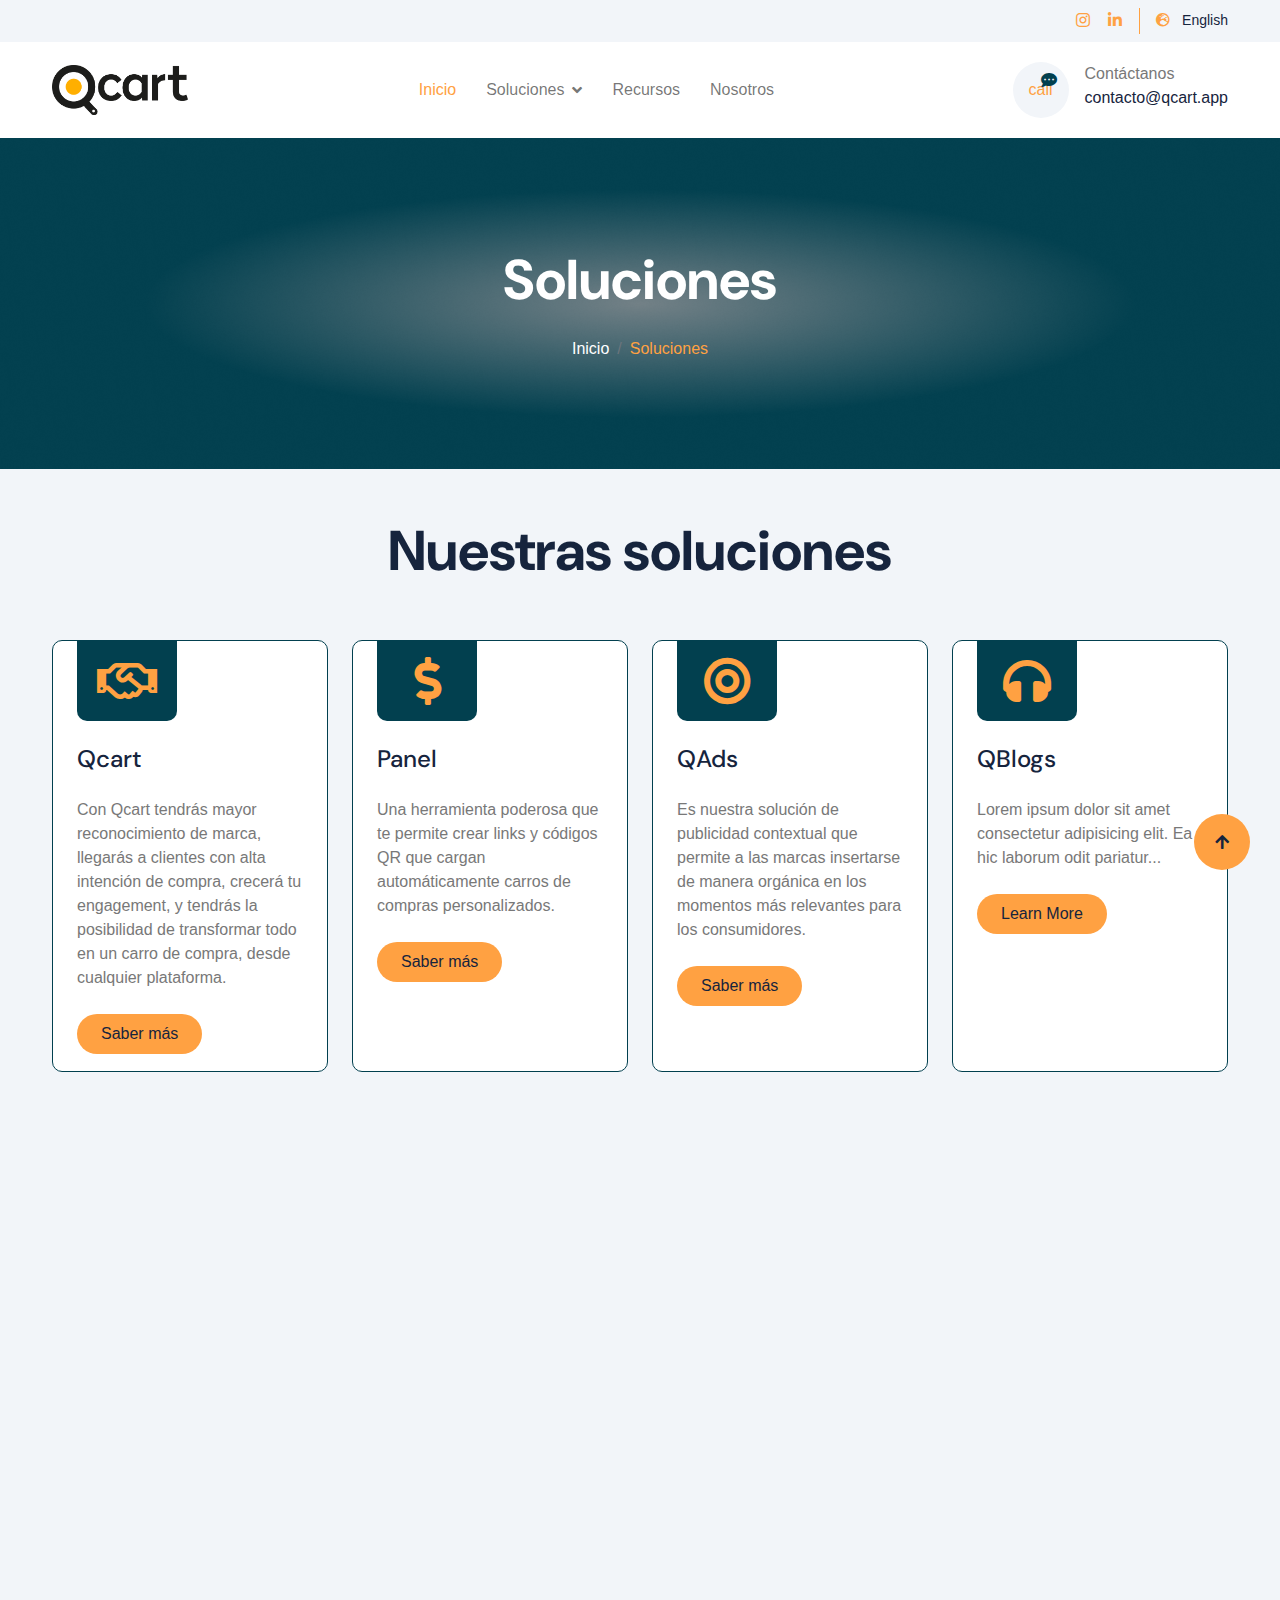
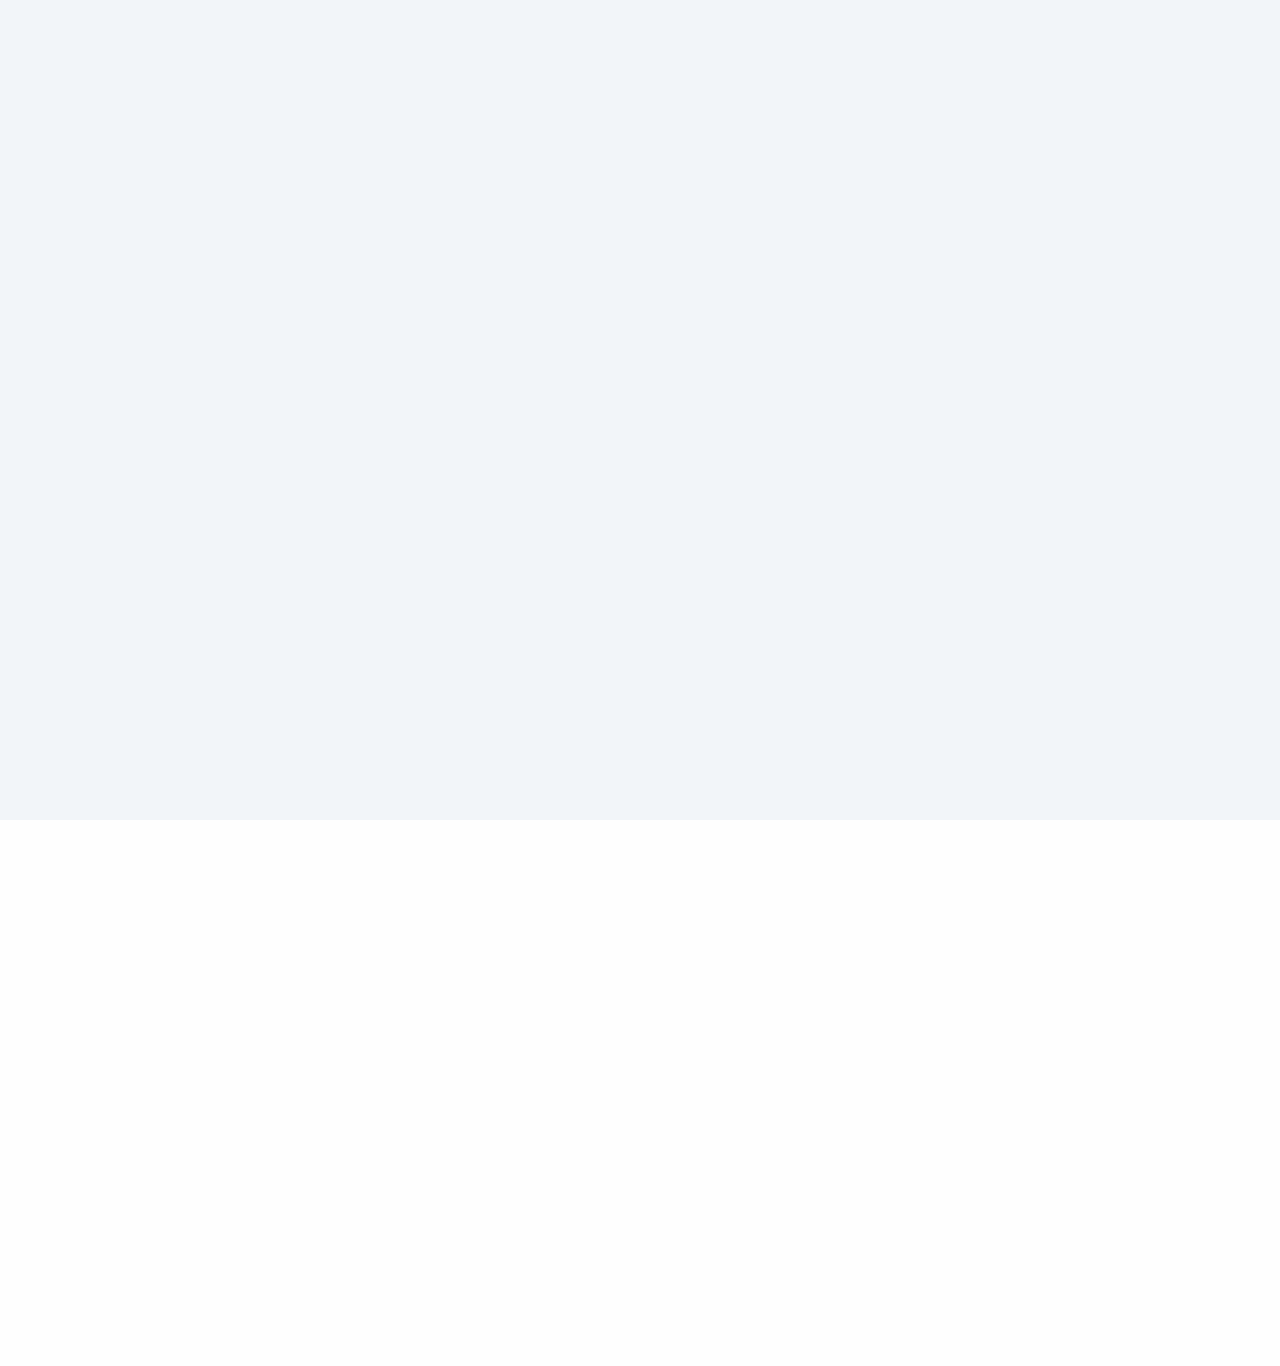
<file: soluciones.html>
<!DOCTYPE html>
<html lang="en">

    <head>
        <meta charset="utf-8">
        <title>Soluciones</title>
        <meta content="width=device-width, initial-scale=1.0" name="viewport">
        <meta content="" name="keywords">
        <meta content="" name="description">

        <!-- Google Web Fonts -->
        <link rel="preconnect" href="https://fonts.googleapis.com">
        <link rel="preconnect" href="https://fonts.gstatic.com" crossorigin>
        <link href="https://fonts.googleapis.com/css2?family=DM+Sans:ital,opsz,wght@0,9..40,100..1000;1,9..40,100..1000&family=Inter:slnt,wght@-10..0,100..900&display=swap" rel="stylesheet">

        <!-- Icon Font Stylesheet -->
        <link rel="stylesheet" href="https://use.fontawesome.com/releases/v5.15.4/css/all.css"/>
        <link href="https://cdn.jsdelivr.net/npm/bootstrap-icons@1.4.1/font/bootstrap-icons.css" rel="stylesheet">

        <!-- Libraries Stylesheet -->
        <link rel="stylesheet" href="lib/animate/animate.min.css"/>
        <link href="lib/lightbox/css/lightbox.min.css" rel="stylesheet">
        <link href="lib/owlcarousel/assets/owl.carousel.min.css" rel="stylesheet">


        <!-- Customized Bootstrap Stylesheet -->
        <link href="css/bootstrap.min.css" rel="stylesheet">

        <!-- Template Stylesheet -->
        <link href="css/style.css" rel="stylesheet">
    </head>

    <body>

        <!-- Spinner Start -->
        <div id="spinner" class="show bg-white position-fixed translate-middle w-100 vh-100 top-50 start-50 d-flex align-items-center justify-content-center">
            <div class="spinner-border text-primary" style="width: 3rem; height: 3rem;" role="status">
                <span class="sr-only">Loading...</span>
            </div>
        </div>
        <!-- Spinner End -->

        <!-- Topbar Start -->
        <div class="container-fluid topbar px-0 px-lg-4 bg-light py-2 d-none d-lg-block">
            <div class="container">
                <div class="row gx-0 align-items-center">
                    <div class="col-lg-8 text-center text-lg-start mb-lg-0">
                    </div>
                    <div class="col-lg-4 text-center text-lg-end">
                        <div class="d-flex justify-content-end">
                            <div class="d-flex border-end border-primary pe-3">
                                <a class="btn p-0 text-primary me-3" href="#"><i class="fab fa-instagram"></i></a>
                                <a class="btn p-0 text-primary me-0" href="#"><i class="fab fa-linkedin-in"></i></a>
                            </div>
                            <div class="ms-3">
                                <a href="#" class="text-dark"><small><i class="fas fa-globe-europe text-primary me-2"></i> English</small></a>
                            </div>
                        </div>
                    </div>
                </div>
            </div>
        </div>
        <!-- Topbar End -->

        <!-- Navbar & Hero Start -->
        <div class="container-fluid nav-bar px-0 px-lg-4 py-lg-0">
            <div class="container">
                <nav class="navbar navbar-expand-lg navbar-light"> 
                    <a href="#" class="navbar-brand p-0">
                        <img src="img/logo_qcart.png" alt="Logo">
                    </a>
                    <button class="navbar-toggler" type="button" data-bs-toggle="collapse" data-bs-target="#navbarCollapse">
                        <span class="fa fa-bars"></span>
                    </button>
                    <div class="collapse navbar-collapse" id="navbarCollapse">
                        <div class="navbar-nav mx-0 mx-lg-auto">
                            <a href="index.html" class="nav-item nav-link active">Inicio</a>
                            <div class="nav-item dropdown">
                                <a href="#" class="nav-link" data-bs-toggle="dropdown">
                                    <span class="dropdown-toggle">Soluciones</span>
                                </a>
                                <div class="dropdown-menu">
                                    <a href="qcart.html" class="dropdown-item">Qcart</a>
                                    <a href="Panel.html" class="dropdown-item">Panel</a>
                                    <a href="ads.html" class="dropdown-item">Qads</a>
                                    <a href="blogs.html" class="dropdown-item">Qblogs</a>
                                    <a href="productora.html" class="dropdown-item">Productora</a>
                                </div>
                            </div>
                            <a href="service.html" class="nav-item nav-link">Recursos</a>
                            <a href="nosotros.html" class="nav-item nav-link">Nosotros</a>
                        </div>
                    </div>
                    <div class="d-none d-xl-flex flex-shrink-0 ps-4">
                        <a href="#" class="btn btn-light btn-lg-square rounded-circle position-relative wow tada" data-wow-delay=".9s">
                            <span class="material-symbols-rounded">call</span>
                            <div class="position-absolute" style="top: 7px; right: 12px;">
                                <span><i class="fa fa-comment-dots text-secondary"></i></span>
                            </div>
                        </a>
                        <div class="d-flex flex-column ms-3">
                            <span>Contáctanos</span>
                            <a href="tel:+ 0123 456 7890"><span class="text-dark">contacto@qcart.app</span></a>
                        </div>
                    </div>
                </nav>
            </div>
        </div>
        <!-- Navbar & Hero End -->

        <!-- Modal Search Start -->
        <div class="modal fade" id="searchModal" tabindex="-1" aria-labelledby="exampleModalLabel" aria-hidden="true">
            <div class="modal-dialog modal-fullscreen">
                <div class="modal-content rounded-0">
                    <div class="modal-header">
                        <h5 class="modal-title" id="exampleModalLabel">Search by keyword</h5>
                        <button type="button" class="btn-close" data-bs-dismiss="modal" aria-label="Close"></button>
                    </div>
                    <div class="modal-body d-flex align-items-center bg-primary">
                        <div class="input-group w-75 mx-auto d-flex">
                            <input type="search" class="form-control p-3" placeholder="keywords" aria-describedby="search-icon-1">
                            <span id="search-icon-1" class="btn bg-light border nput-group-text p-3"><i class="fa fa-search"></i></span>
                        </div>
                    </div>
                </div>
            </div>
        </div>
        <!-- Modal Search End -->


        <!-- Header Start -->
        <div class="container-fluid bg-breadcrumb">
            <div class="container text-center py-5" style="max-width: 900px;">
                <h4 class="text-white display-4 mb-4 wow fadeInDown" data-wow-delay="0.1s">Soluciones</h4>
                <ol class="breadcrumb d-flex justify-content-center mb-0 wow fadeInDown" data-wow-delay="0.3s">
                    <li class="breadcrumb-item"><a href="index.html">Inicio</a></li>
                    <li class="breadcrumb-item active text-primary">Soluciones</li>
                </ol>    
            </div>
        </div>
        <!-- Header End -->


        <!-- Feature Start -->
        <div class="container-fluid feature bg-light pb-5">
            <div class="container py-5">
                <div class="text-center mx-auto pb-5 wow fadeInUp" data-wow-delay="0.2s" style="max-width: 800px;">
                    <h1 class="display-4 mb-4">Nuestras soluciones</h1>
                </div>
                <div class="row g-4">
                    <div class="col-md-6 col-lg-6 col-xl-3 wow fadeInUp" data-wow-delay="0.2s">
                        <div class="feature-item p-4 pt-0">
                            <div class="feature-icon p-4 mb-4">
                                <i class="far fa-handshake fa-3x"></i>
                            </div>
                            <h4 class="mb-4">Qcart</h4>
                            <p class="mb-4">Con Qcart tendrás mayor reconocimiento de marca, llegarás a clientes con alta intención de compra, crecerá tu engagement, y tendrás la posibilidad de transformar todo en un carro de compra, desde cualquier plataforma.
                            </p>
                            <a class="btn btn-primary rounded-pill py-2 px-4" href="qcart.html">Saber más</a>
                        </div>
                    </div>
                    <div class="col-md-6 col-lg-6 col-xl-3 wow fadeInUp" data-wow-delay="0.4s">
                        <div class="feature-item p-4 pt-0">
                            <div class="feature-icon p-4 mb-4">
                                <i class="fa fa-dollar-sign fa-3x"></i>
                            </div>
                            <h4 class="mb-4">Panel</h4>
                            <p class="mb-4">Una herramienta poderosa que te permite crear links y códigos QR que cargan automáticamente carros de compras personalizados.
                            </p>
                            <a class="btn btn-primary rounded-pill py-2 px-4" href="Panel.html">Saber más</a>
                        </div>
                    </div>
                    <div class="col-md-6 col-lg-6 col-xl-3 wow fadeInUp" data-wow-delay="0.6s">
                        <div class="feature-item p-4 pt-0">
                            <div class="feature-icon p-4 mb-4">
                                <i class="fa fa-bullseye fa-3x"></i>
                            </div>
                            <h4 class="mb-4">QAds</h4>
                            <p class="mb-4">Es nuestra solución de publicidad contextual que permite a las marcas insertarse de manera orgánica en los momentos más relevantes para los consumidores.
                            </p>
                            <a class="btn btn-primary rounded-pill py-2 px-4" href="ads.html">Saber más</a>
                        </div>
                    </div>
                    <div class="col-md-6 col-lg-6 col-xl-3 wow fadeInUp" data-wow-delay="0.8s">
                        <div class="feature-item p-4 pt-0">
                            <div class="feature-icon p-4 mb-4">
                                <i class="fa fa-headphones fa-3x"></i>
                            </div>
                            <h4 class="mb-4">QBlogs</h4>
                            <p class="mb-4">Lorem ipsum dolor sit amet consectetur adipisicing elit. Ea hic laborum odit pariatur...
                            </p>
                            <a class="btn btn-primary rounded-pill py-2 px-4" href="#">Learn More</a>
                        </div>
                    </div>
                    <div class="col-md-6 col-lg-6 col-xl-3 wow fadeInUp" data-wow-delay="0.8s">
                        <div class="feature-item p-4 pt-0">
                            <div class="feature-icon p-4 mb-4">
                                <i class="fa fa-headphones fa-3x"></i>
                            </div>
                            <h4 class="mb-4">Productora</h4>
                            <p class="mb-4">Lorem ipsum dolor sit amet consectetur adipisicing elit. Ea hic laborum odit pariatur...
                            </p>
                            <a class="btn btn-primary rounded-pill py-2 px-4" href="#">Learn More</a>
                        </div>
                    </div>
                </div>
            </div>
        </div>
        <!-- Feature End -->

        <!-- FAQs Start -->
        <div class="container-fluid faq-section bg-light pb-5">
            <div class="container pb-5">
                <div class="row g-5 align-items-center">
                    <div class="col-xl-6 wow fadeInLeft" data-wow-delay="0.2s">
                        <div class="h-100">
                            <div class="mb-5">
                                <h4 class="text-primary">Some Important FAQ's</h4>
                                <h1 class="display-4 mb-0">Common Frequently Asked Questions</h1>
                            </div>
                            <div class="accordion" id="accordionExample">
                                <div class="accordion-item">
                                    <h2 class="accordion-header" id="headingOne">
                                        <button class="accordion-button border-0" type="button" data-bs-toggle="collapse" data-bs-target="#collapseOne" aria-expanded="true" aria-controls="collapseOne">
                                            Q: What happens during Freshers' Week?
                                        </button>
                                    </h2>
                                    <div id="collapseOne" class="accordion-collapse collapse show active" aria-labelledby="headingOne" data-bs-parent="#accordionExample">
                                        <div class="accordion-body rounded">
                                            A: Leverage agile frameworks to provide a robust synopsis for high level overviews. Iterative approaches to corporate strategy foster collaborative thinking to further the overall value proposition. Organically grow the holistic world view of disruptive innovation via workplace diversity and empowerment.
                                        </div>
                                    </div>
                                </div>
                                <div class="accordion-item">
                                    <h2 class="accordion-header" id="headingTwo">
                                        <button class="accordion-button collapsed" type="button" data-bs-toggle="collapse" data-bs-target="#collapseTwo" aria-expanded="false" aria-controls="collapseTwo">
                                            Q: What is the transfer application process?
                                        </button>
                                    </h2>
                                    <div id="collapseTwo" class="accordion-collapse collapse" aria-labelledby="headingTwo" data-bs-parent="#accordionExample">
                                        <div class="accordion-body">
                                            A: Leverage agile frameworks to provide a robust synopsis for high level overviews. Iterative approaches to corporate strategy foster collaborative thinking to further the overall value proposition. Organically grow the holistic world view of disruptive innovation via workplace diversity and empowerment.
                                        </div>
                                    </div>
                                </div>
                                <div class="accordion-item">
                                    <h2 class="accordion-header" id="headingThree">
                                        <button class="accordion-button collapsed" type="button" data-bs-toggle="collapse" data-bs-target="#collapseThree" aria-expanded="false" aria-controls="collapseThree">
                                            Q: Why should I attend community college?
                                        </button>
                                    </h2>
                                    <div id="collapseThree" class="accordion-collapse collapse" aria-labelledby="headingThree" data-bs-parent="#accordionExample">
                                        <div class="accordion-body">
                                            A: Leverage agile frameworks to provide a robust synopsis for high level overviews. Iterative approaches to corporate strategy foster collaborative thinking to further the overall value proposition. Organically grow the holistic world view of disruptive innovation via workplace diversity and empowerment.
                                        </div>
                                    </div>
                                </div>
                            </div>
                        </div>
                    </div>
                    <div class="col-xl-6 wow fadeInRight" data-wow-delay="0.4s">
                        <img src="img/carousel-2.png" class="img-fluid w-100" alt="">
                    </div>
                </div>
            </div>
        </div>
        <!-- FAQs End -->


        <!-- Footer Start -->
        <div class="container-fluid footer py-5 wow fadeIn" data-wow-delay="0.2s">
            <div class="container py-5">
                <div class="row g-5">
                    <div class="col-xl-8">
                        <div class="mb-5">
                            <div class="row g-4">
                                <div class="col-md-6 col-lg-6 col-xl-6">
                                    <div class="footer-item">
                                        <a href="index.html" class="p-0">
                                            <img src="img/logo-white.png" alt="Logo">
                                        </a>
                                        <p class="text-white mb-4">Marketing que puedes comprar.</p>
                                        <div class="footer-btn d-flex">
                                            <a class="btn btn-md-square rounded-circle me-3" href="#"><i class="fab fa-instagram"></i></a>
                                            <a class="btn btn-md-square rounded-circle me-0" href="#"><i class="fab fa-linkedin-in"></i></a>
                                        </div>
                                    </div>
                                </div>
                                <div class="col-md-6 col-lg-6 col-xl-6">
                                    <div class="footer-item">
                                        <h4 class="text-white mb-4">Links</h4>
                                        <a href="#"><i class="fas fa-angle-right me-2"></i> Sobre nosotros</a>
                                        <a href="#"><i class="fas fa-angle-right me-2"></i> Servicios</a>
                                        <a href="#"><i class="fas fa-angle-right me-2"></i> Preguntas Frecuentes</a>
                                        <a href="#"><i class="fas fa-angle-right me-2"></i> Blog</a>
                                        <a href="#"><i class="fas fa-angle-right me-2"></i> Contacto</a>
                                    </div>
                                </div>
                            </div>
                        </div>
                        <div class="pt-5" style="border-top: 1px solid rgba(255, 255, 255, 0.08);">
                            <div class="row g-0">
                                <div class="col-12">
                                    <div class="row g-4">
                                        <div class="col-lg-6 col-xl-6">
                                            <div class="d-flex">
                                                <div class="btn-xl-square bg-white rounded p-4 me-4">
                                                    <i class="fas fa-map-marker-alt fa-2x"></i>
                                                </div>
                                                <div>
                                                    <h4 class="text-white">Dirección</h4>
                                                    <p class="mb-0 text-white">Hernando de Magallanes 1802, Las Condes, Santiago de Chile</p>
                                                </div>
                                            </div>
                                        </div>
                                        <div class="col-lg-6 col-xl-6">
                                            <div class="d-flex">
                                                <div class="btn-xl-square bg-white rounded p-4 me-4">
                                                    <i class="fas fa-envelope fa-2x"></i>
                                                </div>
                                                <div>
                                                    <h4 class="text-white">Escríbenos</h4>
                                                    <p class="mb-0 text-white">contacto@qcart.app</p>
                                                </div>
                                            </div>
                                        </div>
                                    </div>
                                </div>
                            </div>
                        </div>
                    </div>
                    
                    <div class="col-xl-4">
                        <div class="footer-item">
                            <h4 class="text-white mb-4">Newsletter</h4>
                            <p class="text-white mb-3">Entérate de todas nuestras novedades.</p>
                            <div class="position-relative rounded-pill mb-4">
                                <input class="form-control rounded-pill w-100 py-3 ps-4 pe-5" type="text" placeholder="Ingresa tu correo">
                                <button type="button" class="btn btn-primary rounded-pill position-absolute top-0 end-0 py-2 mt-2 me-2">Suscribirse</button>
                            </div>
                        </div>
                    </div>
                </div>
            </div>
        </div>
        <!-- Footer End -->


        <!-- Back to Top -->
        <a href="#" class="btn btn-primary btn-lg-square rounded-circle back-to-top"><i class="fa fa-arrow-up"></i></a>   

        
        <!-- JavaScript Libraries -->
        <script src="https://ajax.googleapis.com/ajax/libs/jquery/3.6.4/jquery.min.js"></script>
        <script src="https://cdn.jsdelivr.net/npm/bootstrap@5.0.0/dist/js/bootstrap.bundle.min.js"></script>
        <script src="lib/wow/wow.min.js"></script>
        <script src="lib/easing/easing.min.js"></script>
        <script src="lib/waypoints/waypoints.min.js"></script>
        <script src="lib/counterup/counterup.min.js"></script>
        <script src="lib/lightbox/js/lightbox.min.js"></script>
        <script src="lib/owlcarousel/owl.carousel.min.js"></script>
        

        <!-- Template Javascript -->
        <script src="js/main.js"></script>
    </body>

</html>
</file>
<file: css/style.css>
:root {
    --bs-primary: #FFA142;
    --bs-secondary: #02404F;
    --bs-terciary: #A1A9AC;
    --bs-gray: #E4E6E7;
    --bs-gray-dark: #333333;
    --bs-success: #198754;
    --bs-info: #0dcaf0;
    --bs-warning: #ffc107;
    --bs-danger: #dc3545;
    --bs-light: #FEFEFE;
    --bs-dark: #16243D;
}

*{
    font-family: "Open Sans", sans-serif;
}

body{
    background-color: var(--bs-light);

    .text-box{
        border-radius: 50rem !important;
        padding: 0.5rem 2rem;
        border: 1px solid #333333 !important;
        font-size: 16px;
        width: auto;
        max-width: 17rem;
        margin-bottom: 12px;
        text-align: center;

        p{
            margin-bottom: 0;
            color: var(--bs-gray-dark);
        }
    }
}

.container{
    max-width: 1200px !important;
}

/*** Spinner Start ***/
#spinner {
    opacity: 0;
    visibility: hidden;
    transition: opacity .5s ease-out, visibility 0s linear .5s;
    z-index: 99999;
}

#spinner.show {
    transition: opacity .5s ease-out, visibility 0s linear 0s;
    visibility: visible;
    opacity: 1;
}
/*** Spinner End ***/

.back-to-top {
    position: fixed;
    right: 30px;
    bottom: 30px;
    transition: 0.5s;
    z-index: 99;
}


/*** Button Start ***/
.btn {
    font-weight: 500;
    transition: .5s;
}

.btn-square {
    width: 32px;
    height: 32px;
}

.btn-sm-square {
    width: 34px;
    height: 34px;
}

.btn-md-square {
    width: 44px;
    height: 44px;
}

.btn-lg-square {
    width: 56px;
    height: 56px;
}

.btn-xl-square {
    width: 66px;
    height: 66px;
}

.btn-square,
.btn-sm-square,
.btn-md-square,
.btn-lg-square,
.btn-xl-square {
    padding: 0;
    display: flex;
    align-items: center;
    justify-content: center;
    font-weight: normal;
}

.btn.btn-primary {
    background-color: var(--bs-primary);
    color: var(--bs-dark);
    border: none;
}

.btn.btn-primary:hover {
    background: var(--bs-dark);
    color: var(--bs-white);
}

.btn.btn-light {
    color: var(--bs-primary);
    border: none;
}

.btn.btn-light:hover {
    color: var(--bs-white);
    background: var(--bs-dark);
}

.btn.btn-dark {
    color: var(--bs-white);
    border: none;
}

.btn.btn-dark:hover {
    color: var(--bs-primary);
    background: var(--bs-light);
}


/*** Topbar Start ***/ 
.topbar .dropdown-toggle::after {
    border: none;
    content: "\f107";
    font-family: "Font Awesome 5 Free";
    font-weight: 600;
    vertical-align: middle;
    margin-left: 8px;
    color: var(--bs-primary);
}

.topbar .dropdown .dropdown-menu a:hover {
    background: var(--bs-primary);
    color: var(--bs-white);
}

.topbar .dropdown .dropdown-menu {
    transform: rotateX(0deg);
    visibility: visible;
    background: var(--bs-light);
    padding-top: 10px;
    border: 0;
    transition: .5s;
    opacity: 1;
}
/*** Topbar End ***/


/*** Navbar Start ***/
.nav-bar {
    background: var(--bs-white);
    transition: 1s;
}

.navbar-light .navbar-brand img {
    max-height: 60px;
    transition: .5s;
}

.nav-bar .navbar-light .navbar-brand img {
    max-height: 50px;
}

.navbar .navbar-nav .nav-item .nav-link {
    padding: 0;
}

.navbar .navbar-nav .nav-item {
    display: flex;
    align-items: center;
    padding: 15px;
}

.navbar-light .navbar-nav .nav-item:hover,
.navbar-light .navbar-nav .nav-item.active,
.navbar-light .navbar-nav .nav-item:hover .nav-link,
.navbar-light .navbar-nav .nav-item.active .nav-link {
    color: var(--bs-primary);
}

.text-primary{
    color: var(--bs-primary) !important;
}

.text-secondary{
    color: var(--bs-secondary) !important;
}

.border-primary{
    border-color: var(--bs-primary) !important;
}

@media (max-width: 991px) {
    .navbar {
        padding: 20px 0;
    }

    .navbar .navbar-nav .nav-link {
        padding: 0;
    }

    .navbar .navbar-nav .nav-item {
        display: flex;
        padding: 20px;
        flex-direction: column;
        justify-content: start;
        align-items: start;
    }

    .navbar .navbar-nav .nav-btn {
        display: flex;
        justify-content: start;
    }

    .navbar .navbar-nav {
        width: 100%;
        display: flex;
        margin-top: 20px;
        padding-bottom: 20px;
        border-radius: 10px;
    }

    .navbar.navbar-expand-lg .navbar-toggler {
        padding: 8px 15px;
        border: 1px solid var(--bs-primary);
        color: var(--bs-primary);
    }
}

.navbar .dropdown-toggle::after {
    border: none;
    content: "\f107";
    font-family: "Font Awesome 5 Free";
    font-weight: 600;
    vertical-align: middle;
    margin-left: 8px;
}

.dropdown .dropdown-menu .dropdown-item:hover {
    background: var(--bs-primary);
    color: var(--bs-white);
}

@media (min-width: 992px) {
    .navbar {
        padding: 20px 0;
    }

    .navbar .nav-btn {
        display: flex;
        align-items: center;
        justify-content: end;
    }

    .navbar .navbar-nav {
        width: 100%;
        display: flex;
        justify-content: center;
        align-items: center;
        border-radius: 10px;
    }

    .navbar .navbar-nav .nav-btn {
        width: 100%;
        display: flex;
        margin-left: auto;
    }

    .navbar .nav-item .dropdown-menu {
        display: block;
        visibility: hidden;
        top: 100%;
        transform: rotateX(-75deg);
        transform-origin: 0% 0%;
        border: 0;
        border-radius: 10px;
        transition: .5s;
        opacity: 0;
    }

    .navbar .nav-item:hover .dropdown-menu {
        transform: rotateX(0deg);
        visibility: visible;
        margin-top: 20px;
        background: var(--bs-light);
        transition: .5s;
        opacity: 1;
    }
}
/*** Navbar End ***/

/*** Header ***/
.container-header{
    display: flex;
    justify-content: space-between;
    color: #FEFEFE !important;
    margin: 0 auto;
    margin-top: 4rem;
    margin-bottom: 4rem;
    max-width: 1200px !important;

    h1,h2 {
        color: #FEFEFE !important;
    }

    h2{
        margin: 20px 0;
    }

    @media (max-width: 700px){
        flex-flow: column;
        margin-top: 2rem;
    }

    .container-ch-txt{
        padding: 0;

        p{
            font-size: 3rem;
            font-weight: 500;
        }
    }

    .container-init{
        max-width: 32rem;
        padding: 3rem 2rem;
        background-color: var(--bs-secondary);
        border-radius: 20px;

        @media (max-width: 700px){
            width: auto;
            padding: 3rem 1rem;
        }

        h1{
            font-size: 3.5rem;

            @media (max-width: 700px){
                font-size: 2.5rem;
            }
        }

        p{
            margin-bottom: 5rem;

            @media (max-width: 700px){
                margin-bottom: 3rem;
            }
        }

        .buttons{
            display: flex;
            justify-content: space-around;
            align-items: center;

            @media (max-width: 700px){
                flex-direction: column-reverse;
                gap: 12px;
            }
        
            .btn-contacto{
                color: var(--bs-primary);
                font-weight: bold;
                text-decoration: underline;
            }
        
            .btn-soluciones{
                padding: 15px 20px;
                border-radius: 40px;
                background: var(--bs-primary);
                color: var(--bs-gray-dark);
                width: 17rem;
                text-align: center;
                margin-bottom: 12px;

                @media(max-width: 700px){
                    width: 100%;
                }
            }
        }
    }

    .container-gif{
        border-radius: 20px;
        width: 40rem;
        display: flex;
        justify-content: center;

        img{
            max-width: 24rem;
        }

        @media (max-width: 700px){
            width: auto;
            margin: 0 auto;
            margin-top: 12px;
        }
    }

    #ch-txt{
    }
}

/*** Header end ***/

/*** Slider ***/

.slick-slide {
    margin: 0px 20px;

    img{
        width: 100%;
        max-width: 95px;
    }
}

.slick-slider
{
    position: relative;
    display: block;
    box-sizing: border-box;
    -webkit-user-select: none;
    -moz-user-select: none;
    -ms-user-select: none;
            user-select: none;
    -webkit-touch-callout: none;
    -khtml-user-select: none;
    -ms-touch-action: pan-y;
        touch-action: pan-y;
    -webkit-tap-highlight-color: transparent;

    .slick-list {
        position: relative;
        display: block;
        overflow: hidden;
        margin: 0;
        padding: 0;
    
        .dragging{
            cursor: pointer;
            cursor: hand;
        }
    }

    .slick-list:focus{
    outline: none;
    }

    .slick-track{
    position: relative;
    top: 0;
    left: 0;
    display:flex;
    align-items: center;
    }

    .slick-track:before, .slick-track:after
    {
    display: table;
    content: '';
    }

    .slick-track:after{
    clear: both;
    }
}

.slick-slider .slick-track,
.slick-slider .slick-list
{
    -webkit-transform: translate3d(0, 0, 0);
       -moz-transform: translate3d(0, 0, 0);
        -ms-transform: translate3d(0, 0, 0);
         -o-transform: translate3d(0, 0, 0);
            transform: translate3d(0, 0, 0);
}

.slick-loading .slick-track
{
    visibility: hidden;
}

.slick-slide
{
    display: none;
    float: left;
    height: 100%;
    min-height: 1px;
}
[dir='rtl'] .slick-slide
{
    float: right;
}
.slick-slide img
{
    display: block;
}
.slick-slide.slick-loading img
{
    display: none;
}
.slick-slide.dragging img
{
    pointer-events: none;
}
.slick-initialized .slick-slide
{
    display: block;
}
.slick-loading .slick-slide
{
    visibility: hidden;
}
.slick-vertical .slick-slide
{
    display: block;
    height: auto;
    border: 1px solid transparent;
}
.slick-arrow.slick-hidden {
    display: none;
}

.customer-logos{
    margin-bottom: 3rem;
}

.customer-logos-2{
    margin-bottom: 7rem;
}

/*** Fin Carrusel ***/



/*** Single Page Hero Header Start ***/
.bg-breadcrumb {
    position: relative;
    overflow: hidden;
    background: url(../img/banner-desk.png);
    background-position: center center;
    background-repeat: no-repeat;
    background-size: cover;
    padding: 60px 0 60px 0;
    transition: 0.5s;
}

.bg-breadcrumb .breadcrumb {
    position: relative;
}

.bg-breadcrumb .breadcrumb .breadcrumb-item a {
    color: var(--bs-white);
}
/*** Single Page Hero Header End ***/

/*** About ***/
.about{
    .display-4{
        font-size: 2rem;
    }

    .p-5{
        padding: 2rem !important;
    }

    .rounded{
        border-radius: 20px !important;
    }
}


/*** Feature Start ***/
.feature{

    .pb-5{
        padding-bottom: 2rem !important;
    }

    .container-features{
        display: grid;
        grid-template-columns: repeat(3, 1fr);
        grid-gap: 1rem;
        grid-auto-rows: minmax(100px, auto);

        @media(max-width: 700px){
            grid-template-columns: repeat(1, 1fr);
        }
    }

    .feature-item {
    border-radius: 10px;
    background: var(--bs-white);
    transition: 0.5s;
    height: 27rem;
    border: 1px solid var(--bs-secondary);

        .feature-icon {
            position: relative;
            width: 100px;
            height: 5rem;
            display: inline-flex;
            align-items: center;
            justify-content: center;
            border-bottom-left-radius: 10px;
            border-bottom-right-radius: 10px;
            background: var(--bs-secondary);

            .material-symbols-rounded{
                font-size: 32px !important;
                z-index: 9;
            }
        }
    }
}

.feature .feature-item:hover {
    background: var(--bs-secondary);
}

.feature .feature-item:hover .feature-icon i {
    z-index: 9;
}

.feature .feature-item .feature-icon::after {
    content: "";
    position: absolute;
    width: 100%;
    height: 0;
    top: 0;
    left: 0;
    border-bottom-left-radius: 10px;
    border-bottom-right-radius: 10px;
    background: var(--bs-light);
    transition: 0.5s;
    z-index: 1;
}

.feature .feature-item:hover .feature-icon::after {
    height: 100%;
}

.feature .feature-item .feature-icon {
    color: var(--bs-primary);
}

.feature .feature-item .feature-icon,
.feature .feature-item h4,
.feature .feature-item p {
    transition: 0.5s;
}

.feature .feature-item:hover .feature-icon {
    color: var(--bs-primary);
}
.feature .feature-item:hover h4,
.feature .feature-item:hover p {
    color: var(--bs-white);
}


/*** Feature End ***/


/*** FAQs Start ***/
.faq-section{

    .accordion-item{
        border: none;
    }
}


.faq-section .accordion .accordion-item .accordion-header .accordion-button {
    color: var(--bs-gray-dark);
    background: var(--bs-light);
    font-size: 16px;
    border-bottom: 1px solid var(--bs-gray-dark);
    font-size: 30px;
    font-weight: 300;
}

.faq-section .accordion .accordion-item .accordion-header .accordion-button.collapsed {
    color: var(--bs-gray-dark);
    background: var(--bs-light);
    height: 7rem;
    border-bottom: 1px solid var(--bs-gray-dark);
    font-size: 30px;
    font-weight: 300;
}

.faq-section{
    .last{
        border: none !important;
    }
}

.accordion-button:not(.collapsed)::after{
    background-image: url(../img/accordion/orange-remove.png);
}

.accordion-button::after{
    background-image: url(../img/accordion/orange-plus.png);
}

/*** FAQs End ***/


/*** Blog Start ***/
.blog .blog-item {
    border-radius: 10px;
    transition: 0.5s;
}

.blog .blog-item:hover {
    box-shadow: 0 0 45px rgba(0, 0, 0, .1);
}

.blog .blog-item:hover .blog-content {
    background: var(--bs-white);
}

.blog .blog-item .blog-img {
    border-top-left-radius: 10px;
    border-top-right-radius: 10px;
    position: relative;
    overflow: hidden;
}

.blog .blog-item .blog-img img {
    transition: 0.5s;
}

.blog .blog-item:hover .blog-img img {
    transform: scale(1.2);
}

.blog .blog-item .blog-img::after {
    content: "";
    position: absolute;
    width: 100%;
    height: 0;
    top: 0;
    left: 0;
    border-top-left-radius: 10px;
    border-top-right-radius: 10px;
    background: rgba(1, 95, 201, .2);
    transition: 0.5s;
    z-index: 1;
}

.blog .blog-item:hover .blog-img::after {
    height: 100%;
}

.blog .blog-item .blog-img .blog-categiry {
    position: absolute;
    bottom: 0;
    right: 0;
    border-top-left-radius: 10px;
    display: inline-flex;
    color: var(--bs-white);
    background: var(--bs-primary);
    z-index: 9;
}

.blog .blog-item .blog-content {
    border-bottom-left-radius: 10px;
    border-bottom-right-radius: 10px;
    background: var(--bs-light);
}

.blog .blog-item .blog-content a.btn {
    color: var(--bs-dark);
}

.blog .blog-item:hover .blog-content a.btn:hover {
    color: var(--bs-primary);
}
/*** Blog End ***/


/*** Team Start ***/
.team .team-item .team-img {
    position: relative;
    overflow: hidden;
    border-top-left-radius: 10px;
    border-top-right-radius: 10px;
} 

.team .team-item .team-img img {
    transition: 0.5s;
}

.team .team-item:hover .team-img img {
    transform: scale(1.1);
}

.team .team-item .team-img::after {
    content: "";
    position: absolute;
    width: 100%;
    height: 0;
    top: 0;
    left: 0;
    border-top-left-radius: 10px;
    border-top-right-radius: 10px;
    transition: 0.5s;
}

.team .team-item:hover .team-img::after {
    height: 100%;
    background: rgba(255, 255, 255, 0.3);
}

.team .team-item .team-img .team-icon {
    position: absolute;
    bottom: 20px;
    right: 20px;
    margin-bottom: -100%;
    transition: 0.5s;
    z-index: 9;
}

.team .team-item:hover .team-img .team-icon {
    margin-bottom: 0;
}

.team .team-item .team-title {
    color: var(--bs-white);
    background: var(--bs-primary);
    border-bottom-left-radius: 10px;
    border-bottom-right-radius: 10px;
    transition: 0.5s;
}

.team .team-item .team-title h4 {
    color: var(--bs-white);
}

.team .team-item:hover .team-title {
    background: var(--bs-dark);
}
/*** Team End ***/


/*** Testimonial Start ***/
.testimonial-carousel .owl-stage-outer {
    margin-top: 58px;
    margin-right: -1px;
}

.testimonial .owl-nav .owl-prev {
    position: absolute;
    top: -58px;
    left: 0;
    background: var(--bs-primary);
    color: var(--bs-white);
    padding: 5px 30px;
    border-radius: 30px;
    transition: 0.5s;
}

.testimonial .owl-nav .owl-prev:hover {
    background: var(--bs-dark);
    color: var(--bs-white);
}

.testimonial .owl-nav .owl-next {
    position: absolute;
    top: -58px;
    right: 0;
    background: var(--bs-primary);
    color: var(--bs-white);
    padding: 5px 30px;
    border-radius: 30px;
    transition: 0.5s;
}

.testimonial .owl-nav .owl-next:hover {
    background: var(--bs-dark);
    color: var(--bs-white);
}
/*** Testimonial End ***/


/*** Contact Start ***/
.contact .contact-img {
    position: relative;
}

.contact .contact-img::after {
    content: "";
    position: absolute;
    width: 100%;
    height: 100%;
    top: 0;
    left: 0;
    border-radius: 30% 70% 70% 30% / 30% 30% 70% 70%;
    background: rgba(255, 255, 255, 0.9);
    z-index: 1;
    animation-name: image-efects;
    animation-duration: 10s;
    animation-delay: 1s;
    animation-iteration-count: infinite;
    animation-direction: alternate;
    transition: 0.5s
}

@keyframes image-efects {
    0%  {border-radius: 30% 70% 70% 30% / 30% 30% 70% 70%;}

    25% {border-radius: 35% 65% 27% 73% / 71% 25% 75% 29%;}

    50% {border-radius: 41% 59% 45% 55% / 32% 21% 79% 68%;}

    75% {border-radius: 69% 31% 39% 61% / 70% 83% 17% 30%;}

    100% {border-radius: 30% 70% 70% 30% / 30% 30% 70% 70%;}
}

.contact .contact-img .contact-img-inner {
    position: relative;
    z-index: 9;
}
/*** Contact End ***/


/*** Footer Start ***/
.footer {
    background: var(--bs-secondary);
}

.footer .footer-item {
    display: flex;
    flex-direction: column;
}

.footer .footer-item img {
    max-width: 8rem;
}

.footer .footer-item a {
    color: var(--bs-white);
}

.footer .footer-item p {
    line-height: 35px;
}

.footer .footer-item a:hover {
    color: var(--bs-primary);
}

.footer .footer-item .footer-btn a,
.footer .footer-item .footer-btn a i {
    transition: 0.5s;
}

.footer .footer-item .footer-btn a:hover {
    background: var(--bs-white);
}

.footer .footer-item .footer-btn a:hover i {
    color: var(--bs-primary);
}


.footer .footer-item .footer-instagram {
    position: relative;
    overflow: hidden;
}

.footer .footer-item .footer-instagram img {
    transition: 0.5s;
}

.footer .footer-item .footer-instagram:hover img {
    transform: scale(1.2);
}

.footer .footer-item .footer-instagram .footer-search-icon {
    position: absolute;
    width: 100%;
    height: 100%;
    top: 0;
    left: 0;
    display: flex;
    align-items: center;
    justify-content: center;
    transition: 0.5s;
    opacity: 0;
}

.footer .footer-item .footer-instagram:hover .footer-search-icon {
    opacity: 1;
    background: rgba(0, 0, 0, .6);
}

.footer .footer-item .footer-btn a {
    background: var(--bs-light);
    color: var(--bs-primary);
}

.footer .footer-item .footer-btn a:hover {
    background: var(--bs-primary);
}

.footer .footer-item .footer-btn a:hover i {
    color: var(--bs-white);
}
/*** Footer End ***/


/*** copyright Start ***/
.copyright {
    background: var(--bs-dark);
    border-top: 1px solid rgba(255, 255, 255, .08);
}
/*** copyright end ***/
</file>
